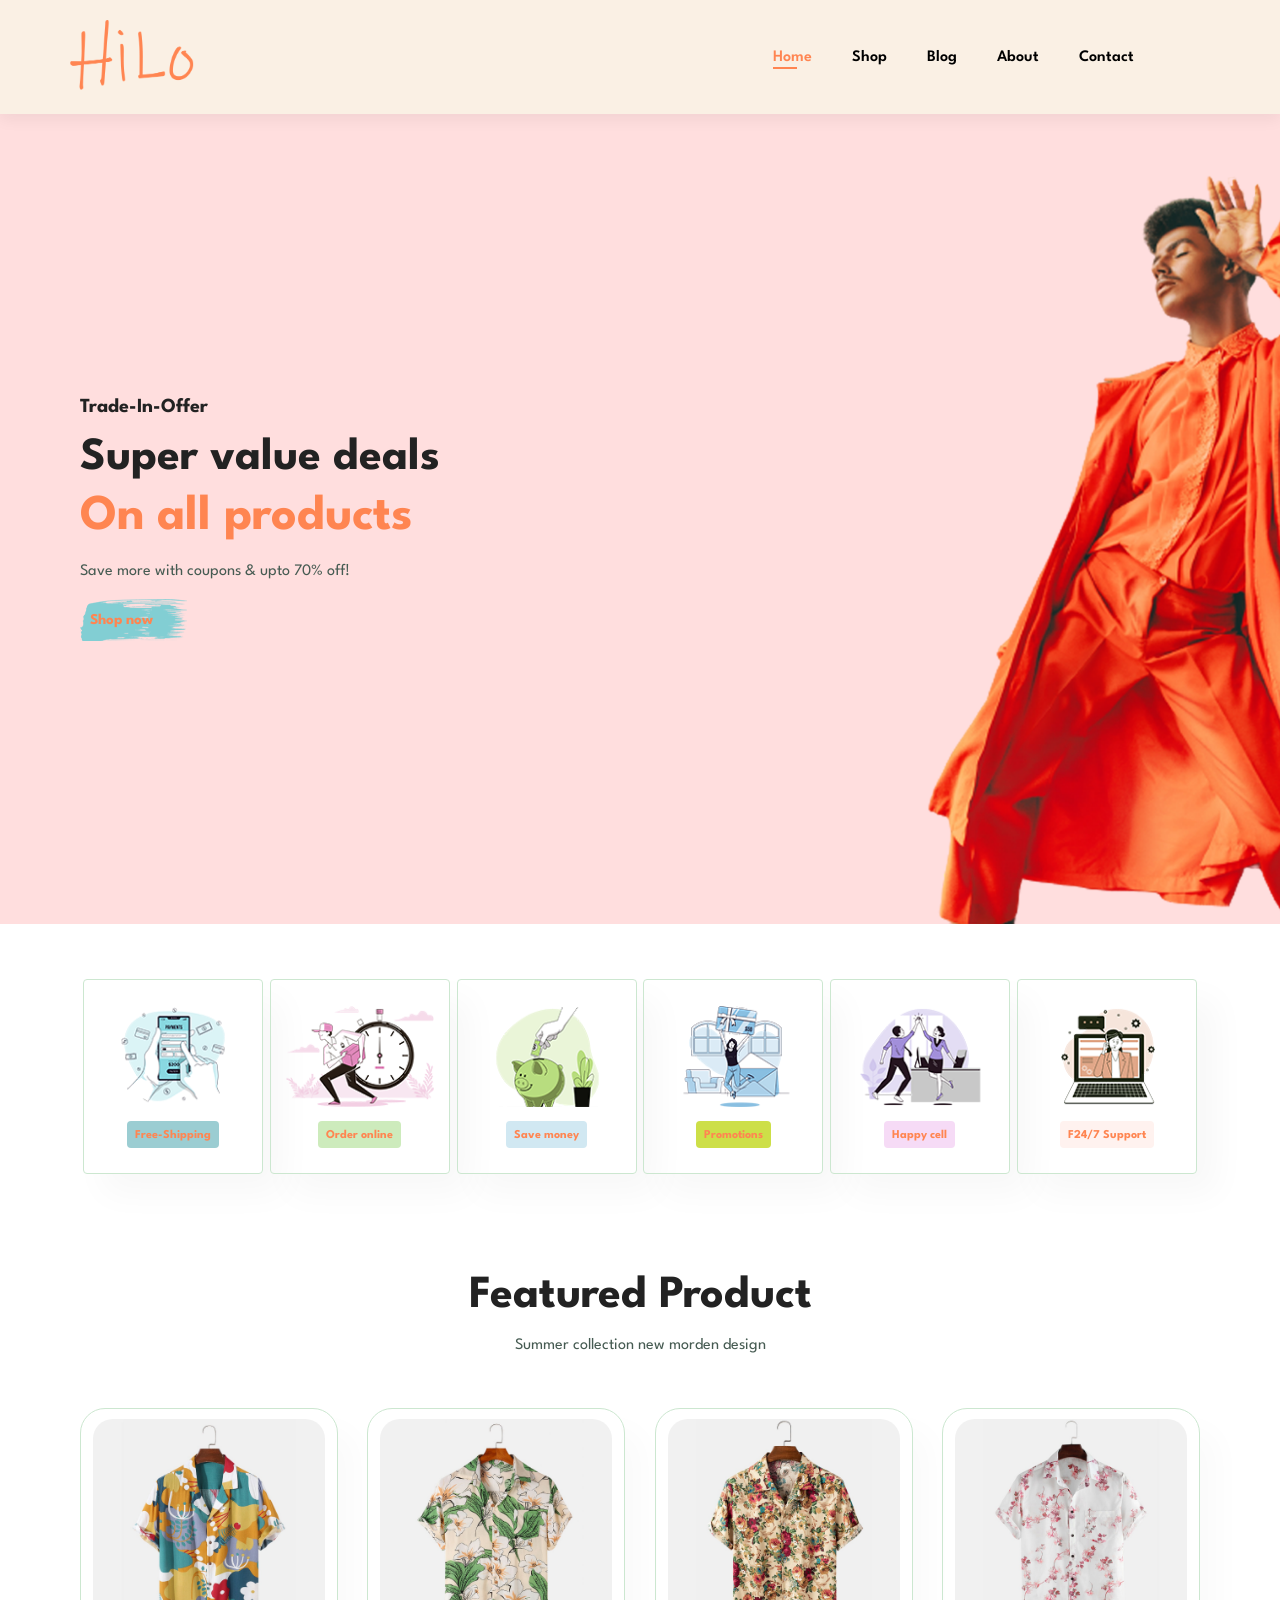
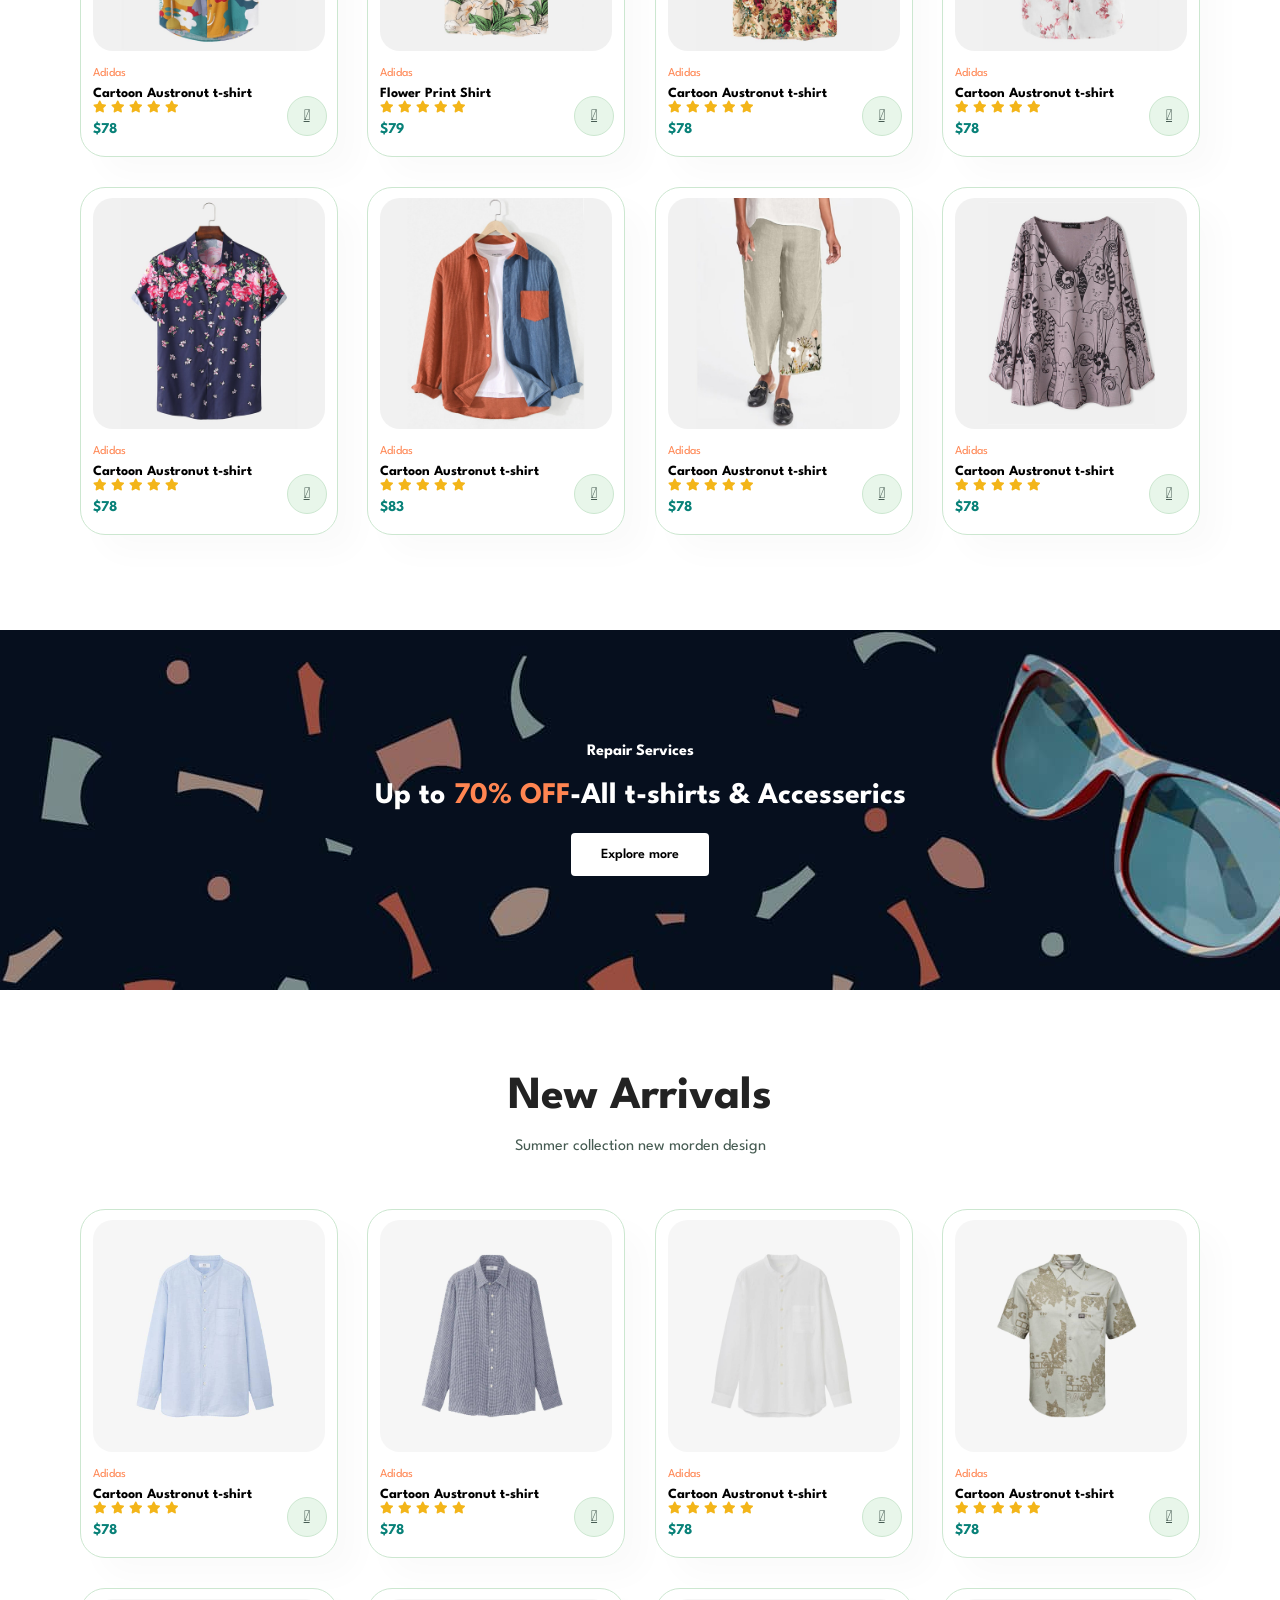
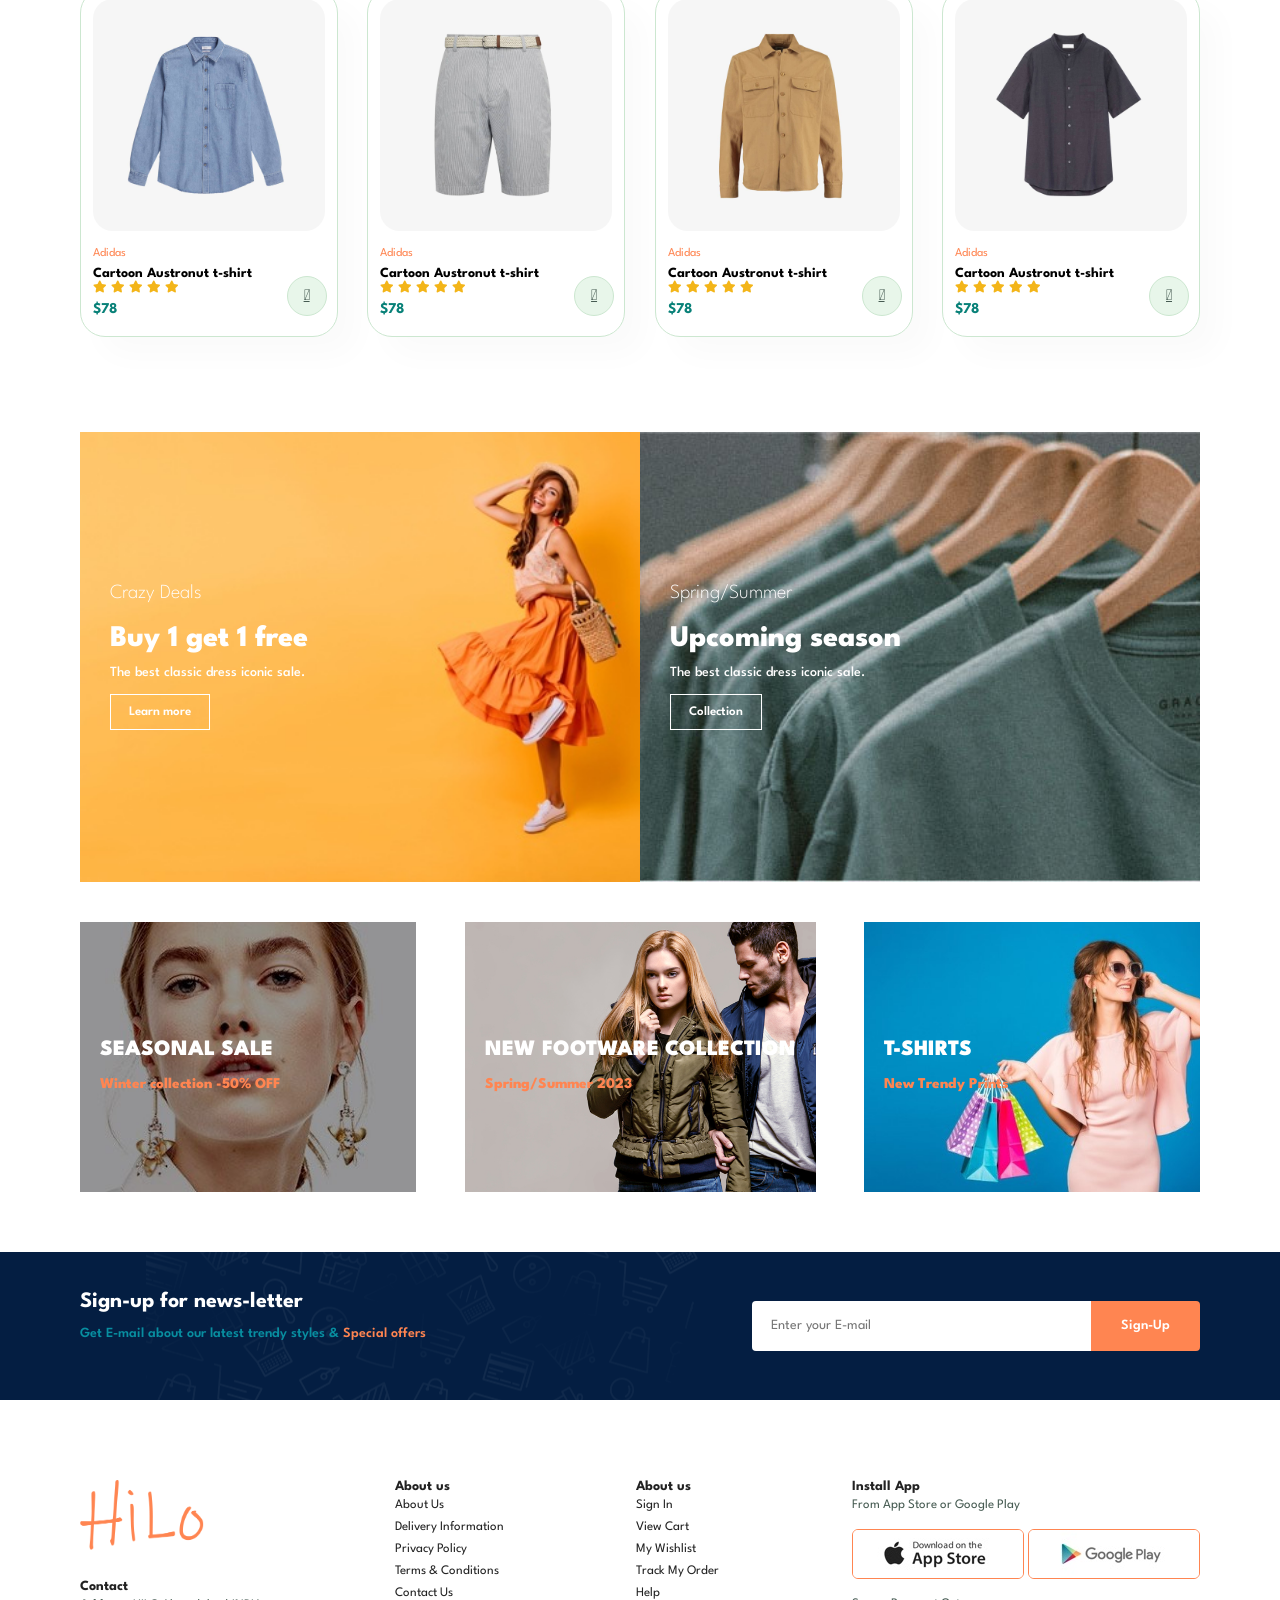
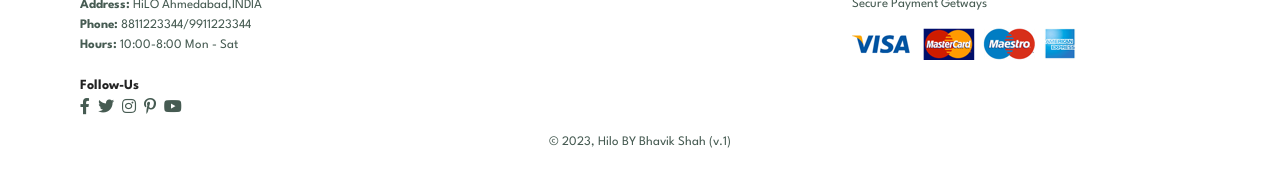
<file: index.html>
<!DOCTYPE html>
<html lang="en">
  <head>
    <meta charset="UTF-8" />
    <meta name="viewport" content="width=device-width, initial-scale=1.0" />
    <title>HiLo</title>
    <link rel="stylesheet" href="style.css" />
    <link
      rel="stylesheet"
      href="https://pro.fontawesome.com/releases/v5.10.0/css/all.css"
    />
  </head>
  <body>
    <section id="header">
      <a href="#"><img src="img/logo.png" alt="logo" class="logo" /></a>
      <div>
        <ul id="nav">
          <li><a class="active" href="index.html">Home</a></li>
          <li><a href="shop.html">Shop</a></li>
          <li><a href="blog.html">Blog</a></li>
          <li><a href="about.html">About</a></li>
          <li><a href="contact.html">Contact</a></li>
          <li id="lgBag">
            <a href="cart.html"><i class="far fa-shopping-bag"></i></a>
          </li>
          <a href="#" id="close"><i class="far fa-times"></i></a>
        </ul>
      </div>
      <div id="mobile">
        <i id="bar" class="fas fa-outdent"></i>
        <a href="cart.html"><i class="far fa-shopping-bag"></i></a>
      </div>
    </section>

    <section id="hero">
      <h4>Trade-In-Offer</h4>
      <h2>Super value deals</h2>
      <h1>On all products</h1>
      <p>Save more with coupons & upto 70% off!</p>
      <button>Shop now</button>
    </section>

    <section id="feature" class="section-p1">
      <div class="fe-box">
        <img src="img/features/f1.png" alt="free shiping" />
        <h6>Free-Shipping</h6>
      </div>
      <div class="fe-box">
        <img src="img/features/f2.png" alt="order online" />
        <h6>Order online</h6>
      </div>
      <div class="fe-box">
        <img src="img/features/f3.png" alt="Save money" />
        <h6>Save money</h6>
      </div>
      <div class="fe-box">
        <img src="img/features/f4.png" alt="Promotions" />
        <h6>Promotions</h6>
      </div>
      <div class="fe-box">
        <img src="img/features/f5.png" alt="happy cell" />
        <h6>Happy cell</h6>
      </div>
      <div class="fe-box">
        <img src="img/features/f6.png" alt="f24/7 support" />
        <h6>F24/7 Support</h6>
      </div>
    </section>

    <section id="product-1" class="section-p1">
      <h2>Featured Product</h2>
      <p>Summer collection new morden design</p>
      <div class="pro-cointainer">
        <div class="pro">
          <img src="img/products/f1.jpg" alt="f1" />
          <div class="des">
            <span>Adidas</span>
            <h5>Cartoon Austronut t-shirt</h5>
            <div class="Star">
              <i class="fas fa-star"></i>
              <i class="fas fa-star"></i>
              <i class="fas fa-star"></i>
              <i class="fas fa-star"></i>
              <i class="fas fa-star"></i>
            </div>
            <h4>$78</h4>
          </div>
          <a href="#" class="fal fa-shopping-cart cart"></a>
        </div>
        <div class="pro">
          <img src="img/products/f2.jpg" alt="f2" />
          <div class="des">
            <span>Adidas</span>
            <h5>Flower Print Shirt</h5>
            <div class="Star">
              <i class="fas fa-star"></i>
              <i class="fas fa-star"></i>
              <i class="fas fa-star"></i>
              <i class="fas fa-star"></i>
              <i class="fas fa-star"></i>
            </div>
            <h4>$79</h4>
          </div>
          <a href="#" class="fal fa-shopping-cart cart"></a>
        </div>
        <div class="pro">
          <img src="img/products/f3.jpg" alt="f3" />
          <div class="des">
            <span>Adidas</span>
            <h5>Cartoon Austronut t-shirt</h5>
            <div class="Star">
              <i class="fas fa-star"></i>
              <i class="fas fa-star"></i>
              <i class="fas fa-star"></i>
              <i class="fas fa-star"></i>
              <i class="fas fa-star"></i>
            </div>
            <h4>$78</h4>
          </div>
          <a href="#" class="fal fa-shopping-cart cart"></a>
        </div>
        <div class="pro">
          <img src="img/products/f4.jpg" alt="f4" />
          <div class="des">
            <span>Adidas</span>
            <h5>Cartoon Austronut t-shirt</h5>
            <div class="Star">
              <i class="fas fa-star"></i>
              <i class="fas fa-star"></i>
              <i class="fas fa-star"></i>
              <i class="fas fa-star"></i>
              <i class="fas fa-star"></i>
            </div>
            <h4>$78</h4>
          </div>
          <a href="#" class="fal fa-shopping-cart cart"></a>
        </div>
        <div class="pro">
          <img src="img/products/f5.jpg" alt="f5" />
          <div class="des">
            <span>Adidas</span>
            <h5>Cartoon Austronut t-shirt</h5>
            <div class="Star">
              <i class="fas fa-star"></i>
              <i class="fas fa-star"></i>
              <i class="fas fa-star"></i>
              <i class="fas fa-star"></i>
              <i class="fas fa-star"></i>
            </div>
            <h4>$78</h4>
          </div>
          <a href="#" class="fal fa-shopping-cart cart"></a>
        </div>
        <div class="pro">
          <img src="img/products/f6.jpg" alt="f6" />
          <div class="des">
            <span>Adidas</span>
            <h5>Cartoon Austronut t-shirt</h5>
            <div class="Star">
              <i class="fas fa-star"></i>
              <i class="fas fa-star"></i>
              <i class="fas fa-star"></i>
              <i class="fas fa-star"></i>
              <i class="fas fa-star"></i>
            </div>
            <h4>$83</h4>
          </div>
          <a href="#" class="fal fa-shopping-cart cart"></a>
        </div>
        <div class="pro">
          <img src="img/products/f7.jpg" alt="f7" />
          <div class="des">
            <span>Adidas</span>
            <h5>Cartoon Austronut t-shirt</h5>
            <div class="Star">
              <i class="fas fa-star"></i>
              <i class="fas fa-star"></i>
              <i class="fas fa-star"></i>
              <i class="fas fa-star"></i>
              <i class="fas fa-star"></i>
            </div>
            <h4>$78</h4>
          </div>
          <a href="#" class="fal fa-shopping-cart cart"></a>
        </div>
        <div class="pro">
          <img src="img/products/f8.jpg" alt="f8s" />
          <div class="des">
            <span>Adidas</span>
            <h5>Cartoon Austronut t-shirt</h5>
            <div class="Star">
              <i class="fas fa-star"></i>
              <i class="fas fa-star"></i>
              <i class="fas fa-star"></i>
              <i class="fas fa-star"></i>
              <i class="fas fa-star"></i>
            </div>
            <h4>$78</h4>
          </div>
          <a href="#" class="fal fa-shopping-cart cart"></a>
        </div>
      </div>
    </section>

    <section id="banner" class="section-m1">
      <h4>Repair Services</h4>
      <h2>Up to <span>70% OFF</span>-All t-shirts & Accesserics</h2>
      <button class="normal">Explore more</button>
    </section>

    <section id="product-1" class="section-p1">
      <h2>New Arrivals</h2>
      <p>Summer collection new morden design</p>
      <div class="pro-cointainer">
        <div class="pro">
          <img src="img/products/n1.jpg" alt="f1" />
          <div class="des">
            <span>Adidas</span>
            <h5>Cartoon Austronut t-shirt</h5>
            <div class="Star">
              <i class="fas fa-star"></i>
              <i class="fas fa-star"></i>
              <i class="fas fa-star"></i>
              <i class="fas fa-star"></i>
              <i class="fas fa-star"></i>
            </div>
            <h4>$78</h4>
          </div>
          <a href="#" class="fal fa-shopping-cart cart"></a>
        </div>
        <div class="pro">
          <img src="img/products/n2.jpg" alt="f2" />
          <div class="des">
            <span>Adidas</span>
            <h5>Cartoon Austronut t-shirt</h5>
            <div class="Star">
              <i class="fas fa-star"></i>
              <i class="fas fa-star"></i>
              <i class="fas fa-star"></i>
              <i class="fas fa-star"></i>
              <i class="fas fa-star"></i>
            </div>
            <h4>$78</h4>
          </div>
          <a href="#" class="fal fa-shopping-cart cart"></a>
        </div>
        <div class="pro">
          <img src="img/products/n3.jpg" alt="f3" />
          <div class="des">
            <span>Adidas</span>
            <h5>Cartoon Austronut t-shirt</h5>
            <div class="Star">
              <i class="fas fa-star"></i>
              <i class="fas fa-star"></i>
              <i class="fas fa-star"></i>
              <i class="fas fa-star"></i>
              <i class="fas fa-star"></i>
            </div>
            <h4>$78</h4>
          </div>
          <a href="#" class="fal fa-shopping-cart cart"></a>
        </div>
        <div class="pro">
          <img src="img/products/n4.jpg" alt="f4" />
          <div class="des">
            <span>Adidas</span>
            <h5>Cartoon Austronut t-shirt</h5>
            <div class="Star">
              <i class="fas fa-star"></i>
              <i class="fas fa-star"></i>
              <i class="fas fa-star"></i>
              <i class="fas fa-star"></i>
              <i class="fas fa-star"></i>
            </div>
            <h4>$78</h4>
          </div>
          <a href="#" class="fal fa-shopping-cart cart"></a>
        </div>
        <div class="pro">
          <img src="img/products/n5.jpg" alt="f5" />
          <div class="des">
            <span>Adidas</span>
            <h5>Cartoon Austronut t-shirt</h5>
            <div class="Star">
              <i class="fas fa-star"></i>
              <i class="fas fa-star"></i>
              <i class="fas fa-star"></i>
              <i class="fas fa-star"></i>
              <i class="fas fa-star"></i>
            </div>
            <h4>$78</h4>
          </div>
          <a href="#" class="fal fa-shopping-cart cart"></a>
        </div>
        <div class="pro">
          <img src="img/products/n6.jpg" alt="f6" />
          <div class="des">
            <span>Adidas</span>
            <h5>Cartoon Austronut t-shirt</h5>
            <div class="Star">
              <i class="fas fa-star"></i>
              <i class="fas fa-star"></i>
              <i class="fas fa-star"></i>
              <i class="fas fa-star"></i>
              <i class="fas fa-star"></i>
            </div>
            <h4>$78</h4>
          </div>
          <a href="#" class="fal fa-shopping-cart cart"></a>
        </div>
        <div class="pro">
          <img src="img/products/n7.jpg" alt="f7" />
          <div class="des">
            <span>Adidas</span>
            <h5>Cartoon Austronut t-shirt</h5>
            <div class="Star">
              <i class="fas fa-star"></i>
              <i class="fas fa-star"></i>
              <i class="fas fa-star"></i>
              <i class="fas fa-star"></i>
              <i class="fas fa-star"></i>
            </div>
            <h4>$78</h4>
          </div>
          <a href="#" class="fal fa-shopping-cart cart"></a>
        </div>
        <div class="pro">
          <img src="img/products/n8.jpg" alt="f8s" />
          <div class="des">
            <span>Adidas</span>
            <h5>Cartoon Austronut t-shirt</h5>
            <div class="Star">
              <i class="fas fa-star"></i>
              <i class="fas fa-star"></i>
              <i class="fas fa-star"></i>
              <i class="fas fa-star"></i>
              <i class="fas fa-star"></i>
            </div>
            <h4>$78</h4>
          </div>
          <a href="#" class="fal fa-shopping-cart cart"></a>
        </div>
      </div>
    </section>

    <section id="sm-banner" class="section-p1">
      <div class="banner-box">
        <h4>Crazy Deals</h4>
        <h2>Buy 1 get 1 free</h2>
        <span>The best classic dress iconic sale.</span>
        <button class="white">Learn more</button>
      </div>
      <div class="banner-box banner-box2">
        <h4>Spring/Summer</h4>
        <h2>Upcoming season</h2>
        <span>The best classic dress iconic sale.</span>
        <button class="white">Collection</button>
      </div>
    </section>

    <section id="banner3">
      <div class="banner-box">
        <h2>SEASONAL SALE</h2>
        <h3>Winter collection -50% OFF</h3>
      </div>
      <div class="banner-box banner-box2">
        <h2>NEW FOOTWARE COLLECTION</h2>
        <h3>Spring/Summer 2023</h3>
      </div>
      <div class="banner-box banner-box3">
        <h2>T-SHIRTS</h2>
        <h3>New Trendy Prints</h3>
      </div>
    </section>

    <section id="newsletter" class="section-p1 section-m1">
      <div class="newstext">
        <h4>Sign-up for news-letter</h4>
        <p>
          Get E-mail about our latest trendy styles &
          <span>Special offers</span>
        </p>
      </div>
      <div class="form">
        <input type="text" placeholder="Enter your E-mail" />
        <button class="normal">Sign-Up</button>
      </div>
    </section>

    <footer class="section-p1">
      <div class="col">
        <img src="img/logo.png" alt="logo" class="logo logoFooter" />
        <h4>Contact</h4>
        <p><strong>Address:</strong> HiLO Ahmedabad,INDIA</p>
        <p><strong>Phone:</strong> 8811223344/9911223344</p>
        <p><strong>Hours:</strong> 10:00-8:00 Mon - Sat</p>
        <div class="follow">
          <h4>Follow-Us</h4>
          <div class="icon fo">
            <i class="fab fa-facebook-f"></i>
            <i class="fab fa-twitter"></i>
            <i class="fab fa-instagram"></i>
            <i class="fab fa-pinterest-p"></i>
            <i class="fab fa-youtube"></i>
          </div>
        </div>
      </div>
      <div class="col">
        <h4>About us</h4>
        <a href="#">About Us</a>
        <a href="#">Delivery Information</a>
        <a href="#">Privacy Policy</a>
        <a href="#">Terms & Conditions</a>
        <a href="#">Contact Us</a>
      </div>
      <div class="col">
        <h4>About us</h4>
        <a href="#">Sign In</a>
        <a href="#">View Cart</a>
        <a href="#">My Wishlist</a>
        <a href="#">Track My Order</a>
        <a href="#">Help</a>
      </div>

      <div class="col install">
        <h4>Install App</h4>
        <p>From App Store or Google Play</p>
        <div class="row">
          <img src="img/pay/app.jpg" alt="" />
          <img src="img/pay/play.jpg" alt="" />
        </div>
        <p>Secure Payment Getways</p>
        <img src="img/pay/pay.png" alt="" />
      </div>

      <div class="copyright">
        <p>© 2023, Hilo BY Bhavik Shah (v.1)</p>
      </div>
    </footer>

    <script src="script.js"></script>
  </body>
</html>
</file>
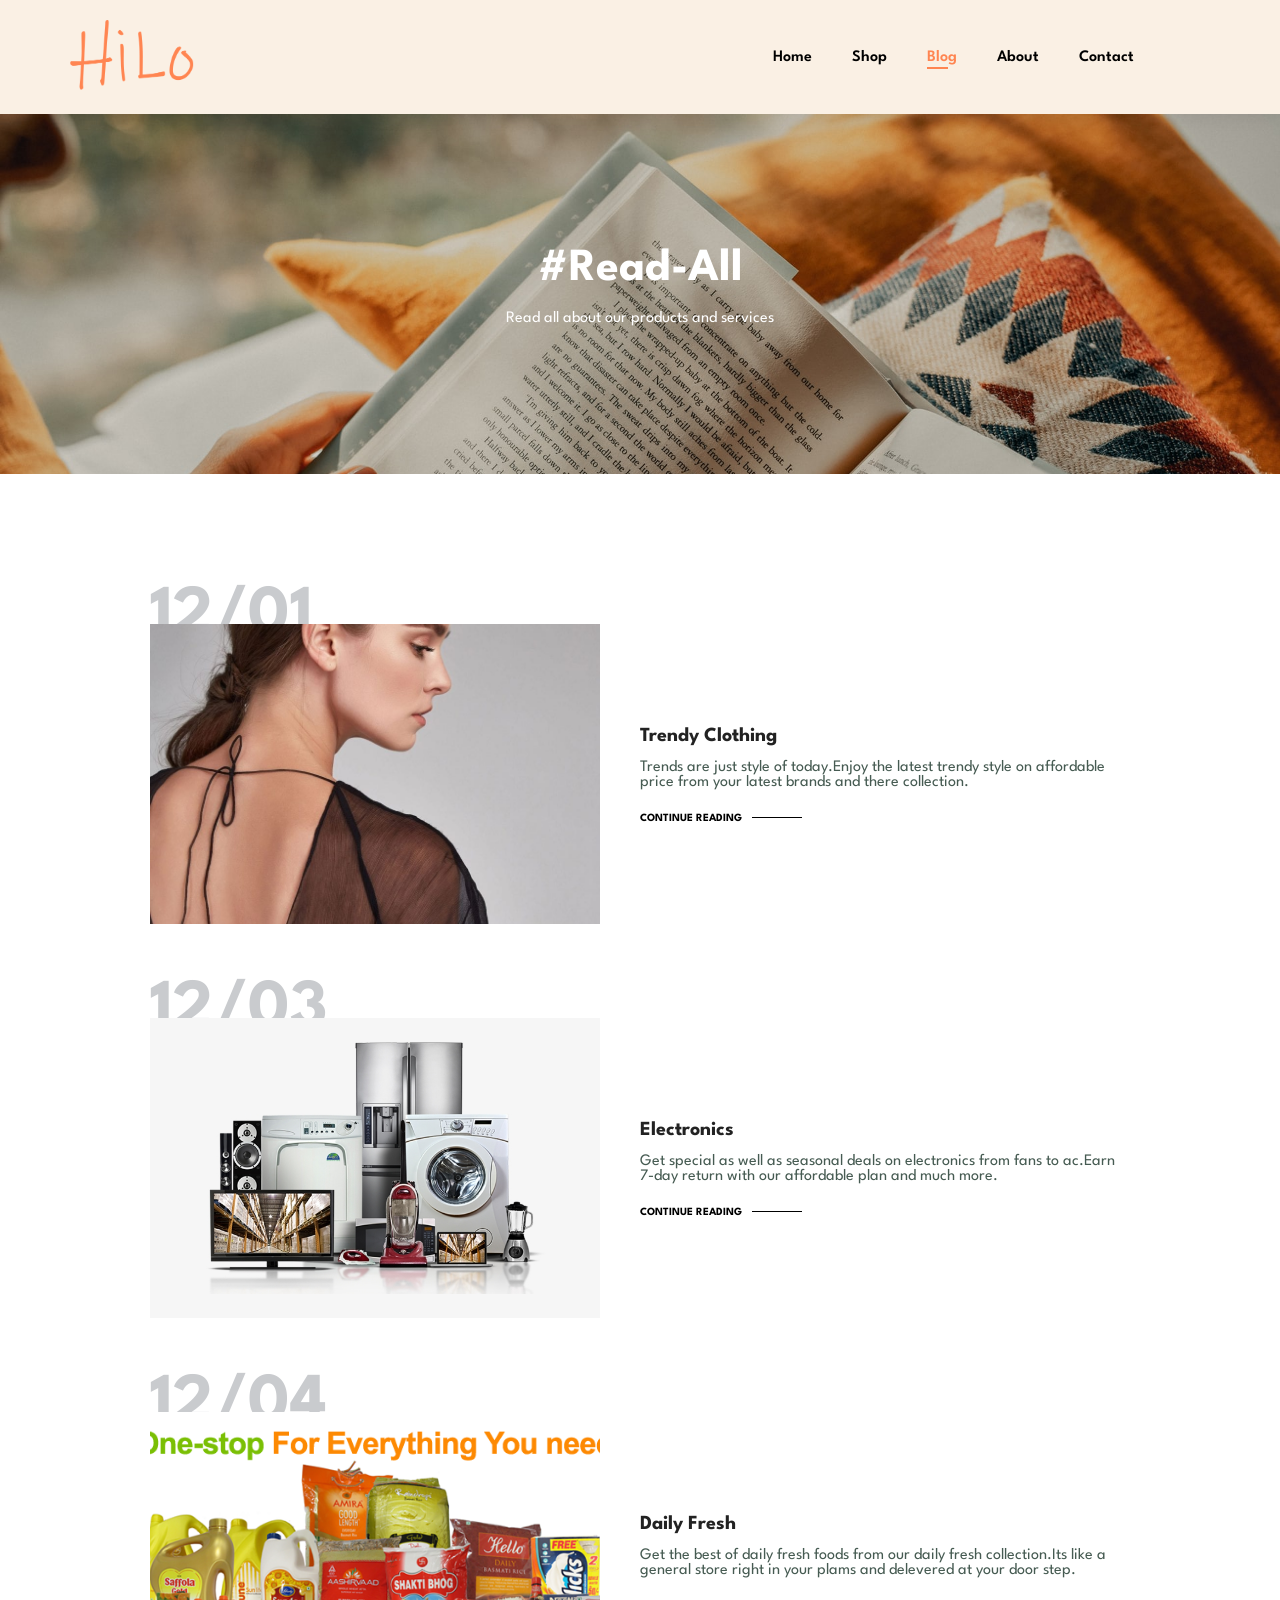
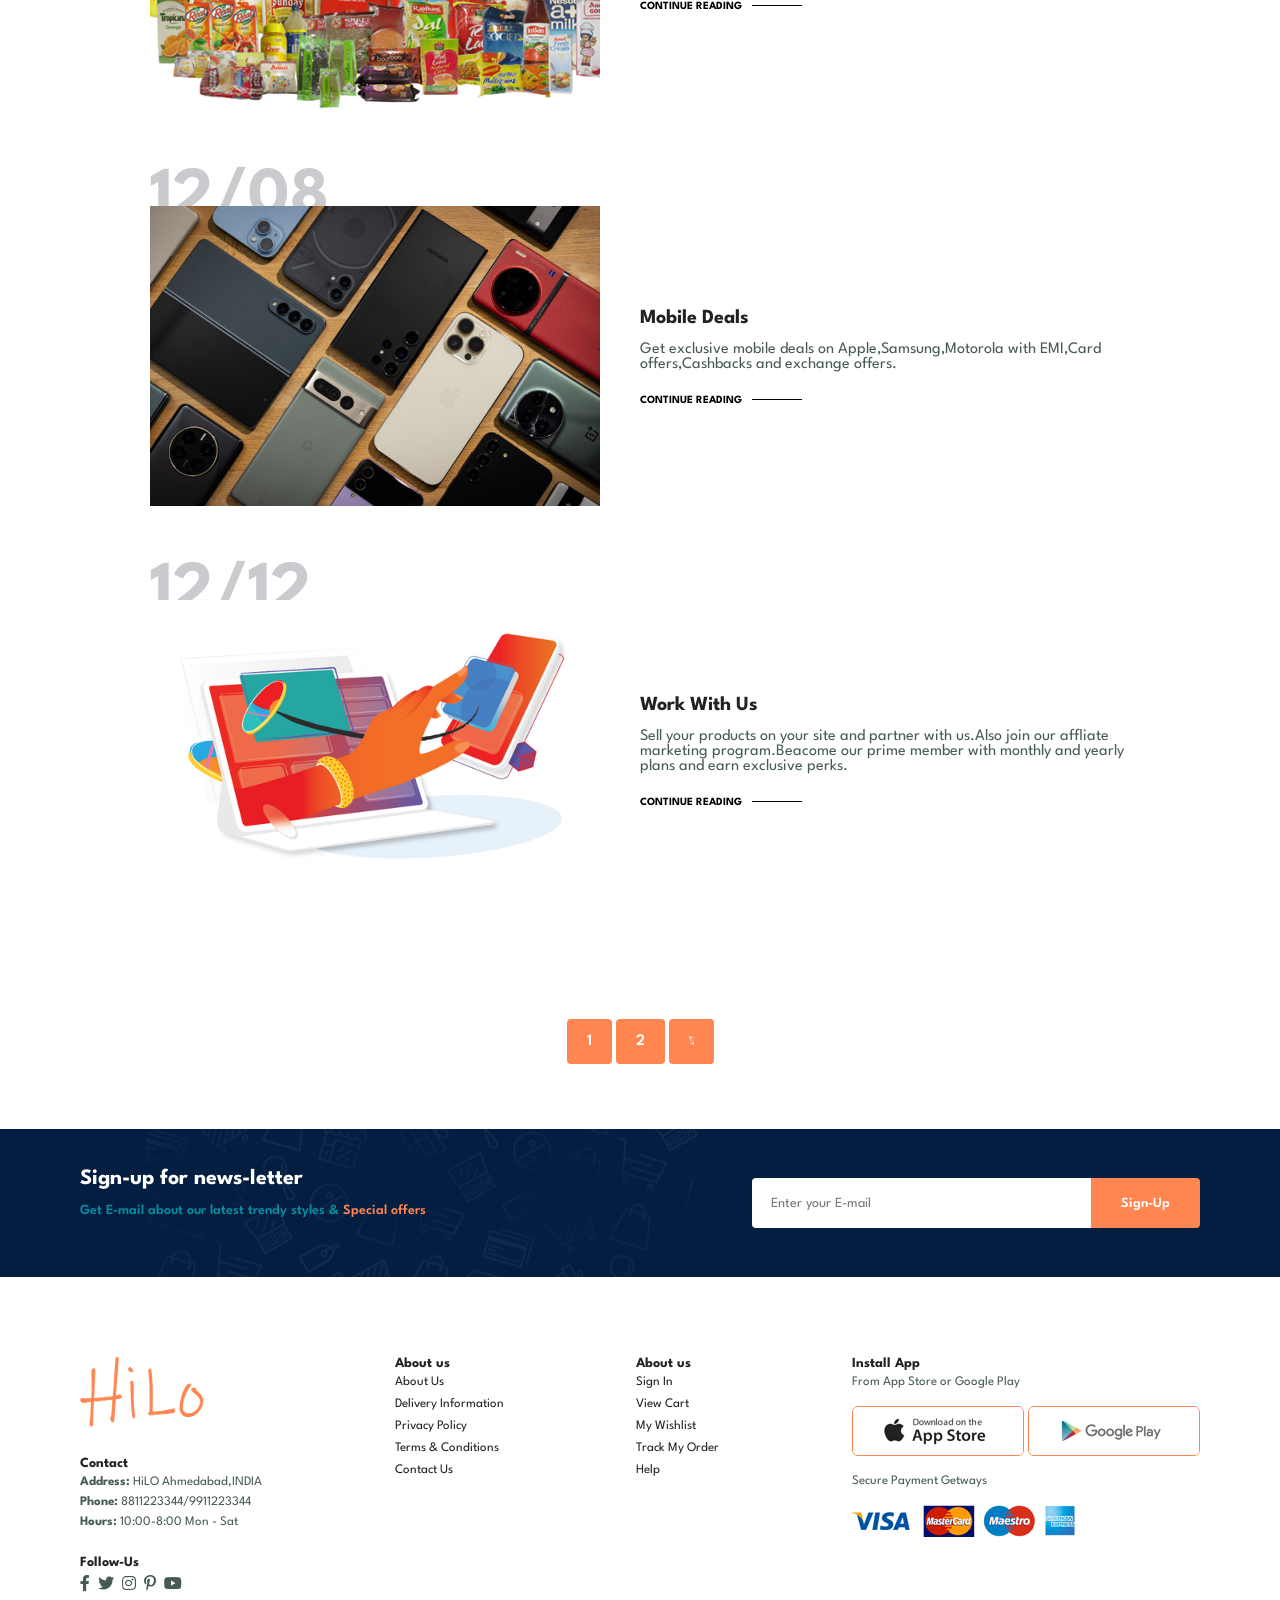
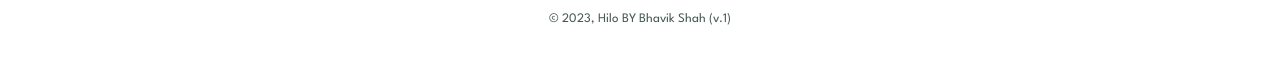
<file: blog.html>
<!DOCTYPE html>
<html lang="en">
  <head>
    <meta charset="UTF-8" />
    <meta name="viewport" content="width=device-width, initial-scale=1.0" />
    <title>HiLo</title>
    <link rel="stylesheet" href="style.css" />
    <link
      rel="stylesheet"
      href="https://pro.fontawesome.com/releases/v5.10.0/css/all.css"
    />
  </head>
  <body>
    <section id="header">
      <a href="#"><img src="img/logo.png" alt="logo" class="logo" /></a>
      <div>
        <ul id="nav">
          <li><a href="index.html">Home</a></li>
          <li><a href="shop.html">Shop</a></li>
          <li><a class="active" href="blog.html">Blog</a></li>
          <li><a href="about.html">About</a></li>
          <li><a href="contact.html">Contact</a></li>
          <li id="lgBag">
            <a href="cart.html"><i class="far fa-shopping-bag"></i></a>
          </li>
          <a href="#" id="close"><i class="far fa-times"></i></a>
        </ul>
      </div>
      <div id="mobile">
        <i id="bar" class="fas fa-outdent"></i>
        <a href="cart.html"><i class="far fa-shopping-bag"></i></a>
      </div>
    </section>

    <section id="shopHeader" class="blogHeader">
      <h2>#Read-All</h2>
      <p>Read all about our products and services</p>
    </section>

    <section id="blog">
      <div class="blogBox">
        <div class="blogImg">
          <img src="img/blog/b1.jpg" alt="" />
        </div>
        <div class="blogDet">
          <h4>Trendy Clothing</h4>
          <p>
            Trends are just style of today.Enjoy the latest trendy style on
            affordable price from your latest brands and there collection.
          </p>
          <a href="#">CONTINUE READING</a>
        </div>
        <h1>12/01</h1>
      </div>
      <div class="blogBox">
        <div class="blogImg">
          <img src="img/blog/p6.png" alt="" />
        </div>
        <div class="blogDet">
          <h4>Electronics</h4>
          <p>
            Get special as well as seasonal deals on electronics from fans to
            ac.Earn 7-day return with our affordable plan and much more.
          </p>
          <a href="#">CONTINUE READING</a>
        </div>
        <h1>12/03</h1>
      </div>
      <div class="blogBox">
        <div class="blogImg">
          <img src="img/blog/p1.png" alt="" />
        </div>
        <div class="blogDet">
          <h4>Daily Fresh</h4>
          <p>
            Get the best of daily fresh foods from our daily fresh
            collection.Its like a general store right in your plams and
            delevered at your door step.
          </p>
          <a href="#">CONTINUE READING</a>
        </div>
        <h1>12/04</h1>
      </div>
      <div class="blogBox">
        <div class="blogImg">
          <img src="img/blog/p2.jpg" alt="" />
        </div>
        <div class="blogDet">
          <h4>Mobile Deals</h4>
          <p>
            Get exclusive mobile deals on Apple,Samsung,Motorola with EMI,Card
            offers,Cashbacks and exchange offers.
          </p>
          <a href="#">CONTINUE READING</a>
        </div>
        <h1>12/08</h1>
      </div>
      <div class="blogBox">
        <div class="blogImg">
          <img src="img/blog/p3.png" alt="" />
        </div>
        <div class="blogDet">
          <h4>Work With Us</h4>
          <p>
            Sell your products on your site and partner with us.Also join our
            affliate marketing program.Beacome our prime member with monthly and
            yearly plans and earn exclusive perks.
          </p>
          <a href="#">CONTINUE READING</a>
        </div>
        <h1>12/12</h1>
      </div>
    </section>

    <section id="pageNo" class="section-p1">
      <a href="#">1</a>
      <a href="#">2</a>
      <a href="#"><i class="fal fa-long-arrow-alt-right"></i></a>
    </section>

    <section id="newsletter" class="section-p1 section-m1">
      <div class="newstext">
        <h4>Sign-up for news-letter</h4>
        <p>
          Get E-mail about our latest trendy styles &
          <span>Special offers</span>
        </p>
      </div>
      <div class="form">
        <input type="text" placeholder="Enter your E-mail" />
        <button class="normal">Sign-Up</button>
      </div>
    </section>

    <footer class="section-p1">
      <div class="col">
        <img src="img/logo.png" alt="logo" class="logo logoFooter" />
        <h4>Contact</h4>
        <p><strong>Address:</strong> HiLO Ahmedabad,INDIA</p>
        <p><strong>Phone:</strong> 8811223344/9911223344</p>
        <p><strong>Hours:</strong> 10:00-8:00 Mon - Sat</p>
        <div class="follow">
          <h4>Follow-Us</h4>
          <div class="icon fo">
            <i class="fab fa-facebook-f"></i>
            <i class="fab fa-twitter"></i>
            <i class="fab fa-instagram"></i>
            <i class="fab fa-pinterest-p"></i>
            <i class="fab fa-youtube"></i>
          </div>
        </div>
      </div>
      <div class="col">
        <h4>About us</h4>
        <a href="#">About Us</a>
        <a href="#">Delivery Information</a>
        <a href="#">Privacy Policy</a>
        <a href="#">Terms & Conditions</a>
        <a href="#">Contact Us</a>
      </div>
      <div class="col">
        <h4>About us</h4>
        <a href="#">Sign In</a>
        <a href="#">View Cart</a>
        <a href="#">My Wishlist</a>
        <a href="#">Track My Order</a>
        <a href="#">Help</a>
      </div>

      <div class="col install">
        <h4>Install App</h4>
        <p>From App Store or Google Play</p>
        <div class="row">
          <img src="img/pay/app.jpg" alt="" />
          <img src="img/pay/play.jpg" alt="" />
        </div>
        <p>Secure Payment Getways</p>
        <img src="img/pay/pay.png" alt="" />
      </div>

      <div class="copyright">
        <p>© 2023, Hilo BY Bhavik Shah (v.1)</p>
      </div>
    </footer>

    <script src="script.js"></script>
  </body>
</html>
</file>
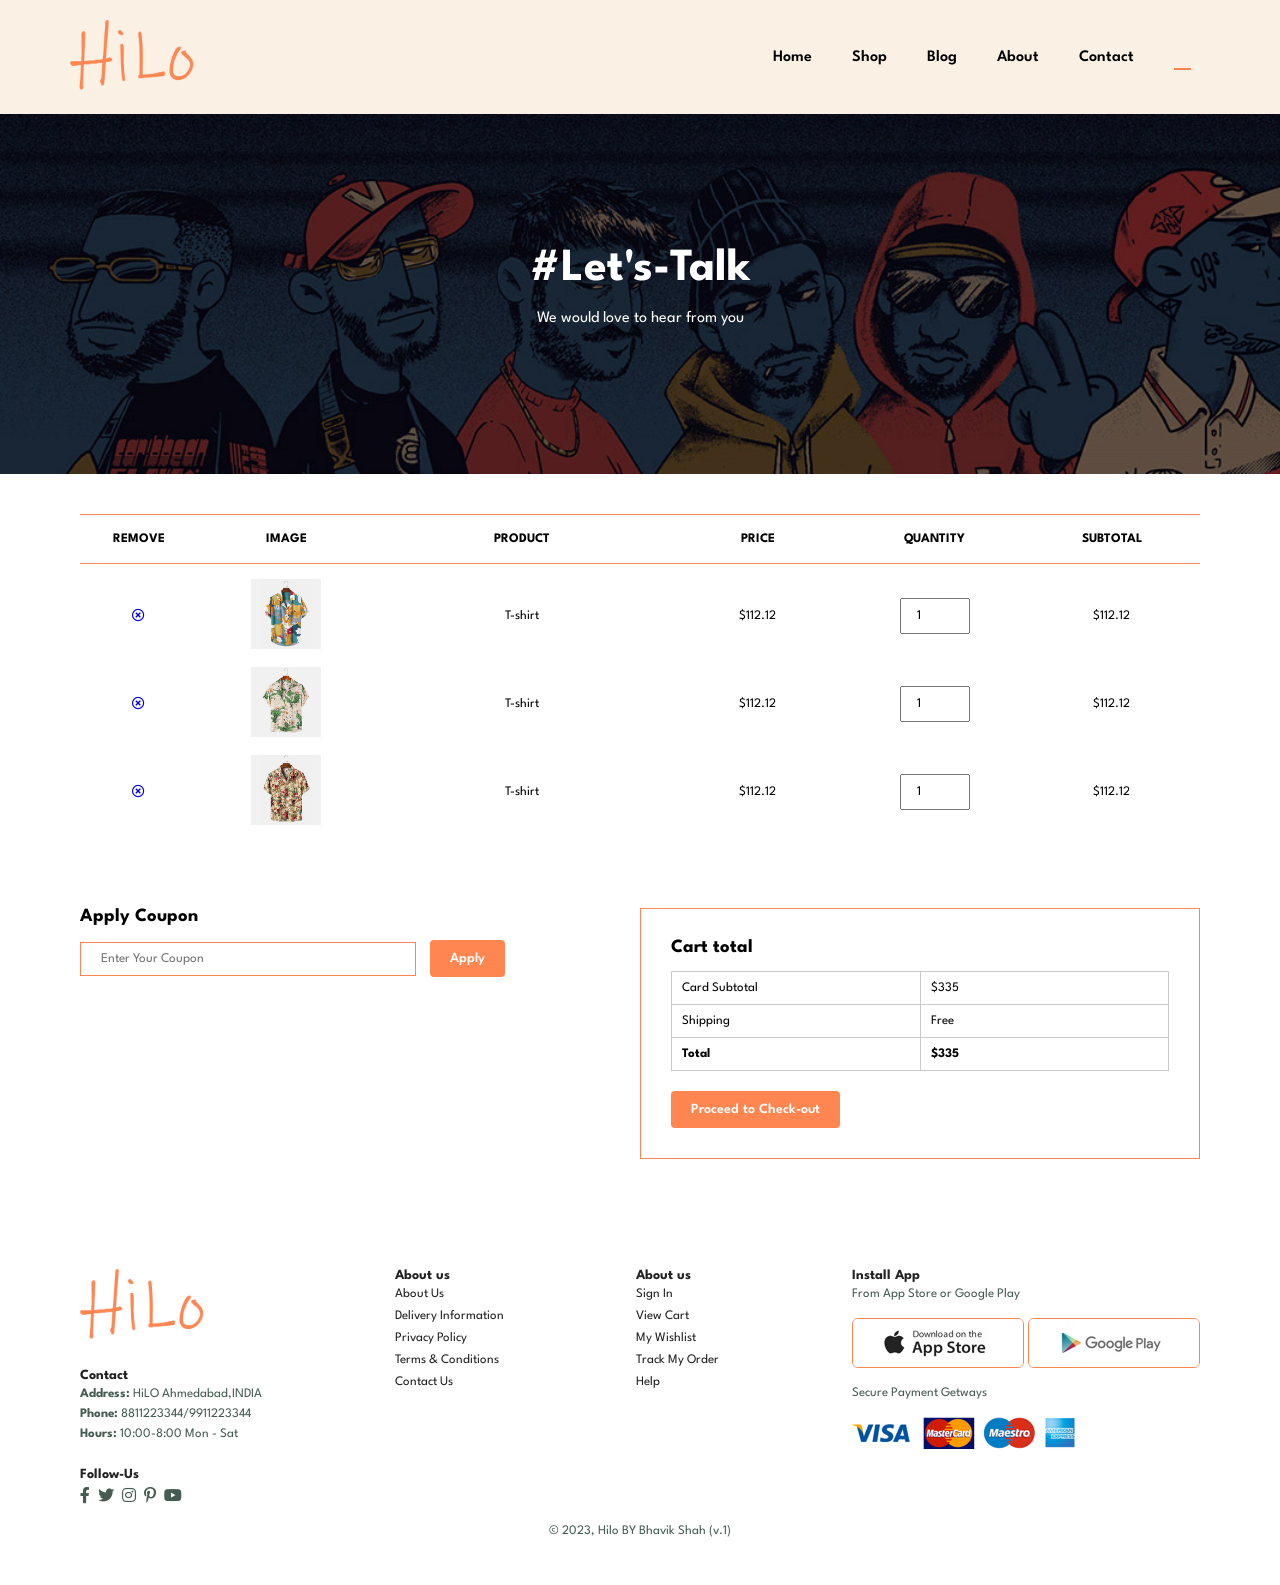
<file: cart.html>
<!DOCTYPE html>
<html lang="en">
  <head>
    <meta charset="UTF-8" />
    <meta name="viewport" content="width=device-width, initial-scale=1.0" />
    <title>HiLo</title>
    <link rel="stylesheet" href="style.css" />
    <link
      rel="stylesheet"
      href="https://pro.fontawesome.com/releases/v5.10.0/css/all.css"
    />
  </head>
  <body>
    <section id="header">
      <a href="#"><img src="img/logo.png" alt="logo" class="logo" /></a>
      <div>
        <ul id="nav">
          <li><a href="index.html">Home</a></li>
          <li><a href="shop.html">Shop</a></li>
          <li><a href="blog.html">Blog</a></li>
          <li><a href="about.html">About</a></li>
          <li><a href="contact.html">Contact</a></li>
          <li id="lgBag">
            <a class="active" href="cart.html"
              ><i class="far fa-shopping-bag"></i
            ></a>
          </li>
          <a href="#" id="close"><i class="far fa-times"></i></a>
        </ul>
      </div>
      <div id="mobile">
        <i id="bar" class="fas fa-outdent"></i>
        <a href="cart.html"><i class="far fa-shopping-bag"></i></a>
      </div>
    </section>

    <section id="shopHeader" class="cartHeader">
      <h2>#Let's-Talk</h2>
      <p>We would love to hear from you</p>
    </section>

    <section id="cart" class="section-p1">
      <table width="100%">
        <thead>
          <tr>
            <td>Remove</td>
            <td>Image</td>
            <td>Product</td>
            <td>Price</td>
            <td>Quantity</td>
            <td>Subtotal</td>
          </tr>
        </thead>
        <tbody>
          <tr>
            <td>
              <a href="#"><i class="far fa-times-circle"></i></a>
            </td>
            <td><img src="img/products/f1.jpg" alt="" /></td>
            <td>T-shirt</td>
            <td>$112.12</td>
            <td><input type="number" value="1" /></td>
            <td>$112.12</td>
          </tr>
          <tr>
            <td>
              <a href="#"><i class="far fa-times-circle"></i></a>
            </td>
            <td><img src="img/products/f2.jpg" alt="" /></td>
            <td>T-shirt</td>
            <td>$112.12</td>
            <td><input type="number" value="1" /></td>
            <td>$112.12</td>
          </tr>
          <tr>
            <td>
              <a href="#"><i class="far fa-times-circle"></i></a>
            </td>
            <td><img src="img/products/f3.jpg" alt="" /></td>
            <td>T-shirt</td>
            <td>$112.12</td>
            <td><input type="number" value="1" /></td>
            <td>$112.12</td>
          </tr>
        </tbody>
      </table>
    </section>

    <section id="cartApply" class="section-p1">
      <div id="coupon">
        <h3>Apply Coupon</h3>
        <div>
          <input type="text" placeholder="Enter Your Coupon" />
          <button class="normal">Apply</button>
        </div>
      </div>

      <div id="subTotal">
        <h3>Cart total</h3>
        <table>
          <tr>
            <td>Card Subtotal</td>
            <td>$335</td>
          </tr>
          <tr>
            <td>Shipping</td>
            <td>Free</td>
          </tr>
          <tr>
            <td><strong>Total</strong></td>
            <td><strong>$335</strong></td>
          </tr>
        </table>
        <button class="normal">Proceed to Check-out</button>
      </div>
    </section>

    <footer class="section-p1">
      <div class="col">
        <img src="img/logo.png" alt="logo" class="logo logoFooter" />
        <h4>Contact</h4>
        <p><strong>Address:</strong> HiLO Ahmedabad,INDIA</p>
        <p><strong>Phone:</strong> 8811223344/9911223344</p>
        <p><strong>Hours:</strong> 10:00-8:00 Mon - Sat</p>
        <div class="follow">
          <h4>Follow-Us</h4>
          <div class="icon fo">
            <i class="fab fa-facebook-f"></i>
            <i class="fab fa-twitter"></i>
            <i class="fab fa-instagram"></i>
            <i class="fab fa-pinterest-p"></i>
            <i class="fab fa-youtube"></i>
          </div>
        </div>
      </div>
      <div class="col">
        <h4>About us</h4>
        <a href="#">About Us</a>
        <a href="#">Delivery Information</a>
        <a href="#">Privacy Policy</a>
        <a href="#">Terms & Conditions</a>
        <a href="#">Contact Us</a>
      </div>
      <div class="col">
        <h4>About us</h4>
        <a href="#">Sign In</a>
        <a href="#">View Cart</a>
        <a href="#">My Wishlist</a>
        <a href="#">Track My Order</a>
        <a href="#">Help</a>
      </div>

      <div class="col install">
        <h4>Install App</h4>
        <p>From App Store or Google Play</p>
        <div class="row">
          <img src="img/pay/app.jpg" alt="" />
          <img src="img/pay/play.jpg" alt="" />
        </div>
        <p>Secure Payment Getways</p>
        <img src="img/pay/pay.png" alt="" />
      </div>

      <div class="copyright">
        <p>© 2023, Hilo BY Bhavik Shah (v.1)</p>
      </div>
    </footer>

    <script src="script.js"></script>
  </body>
</html>
</file>
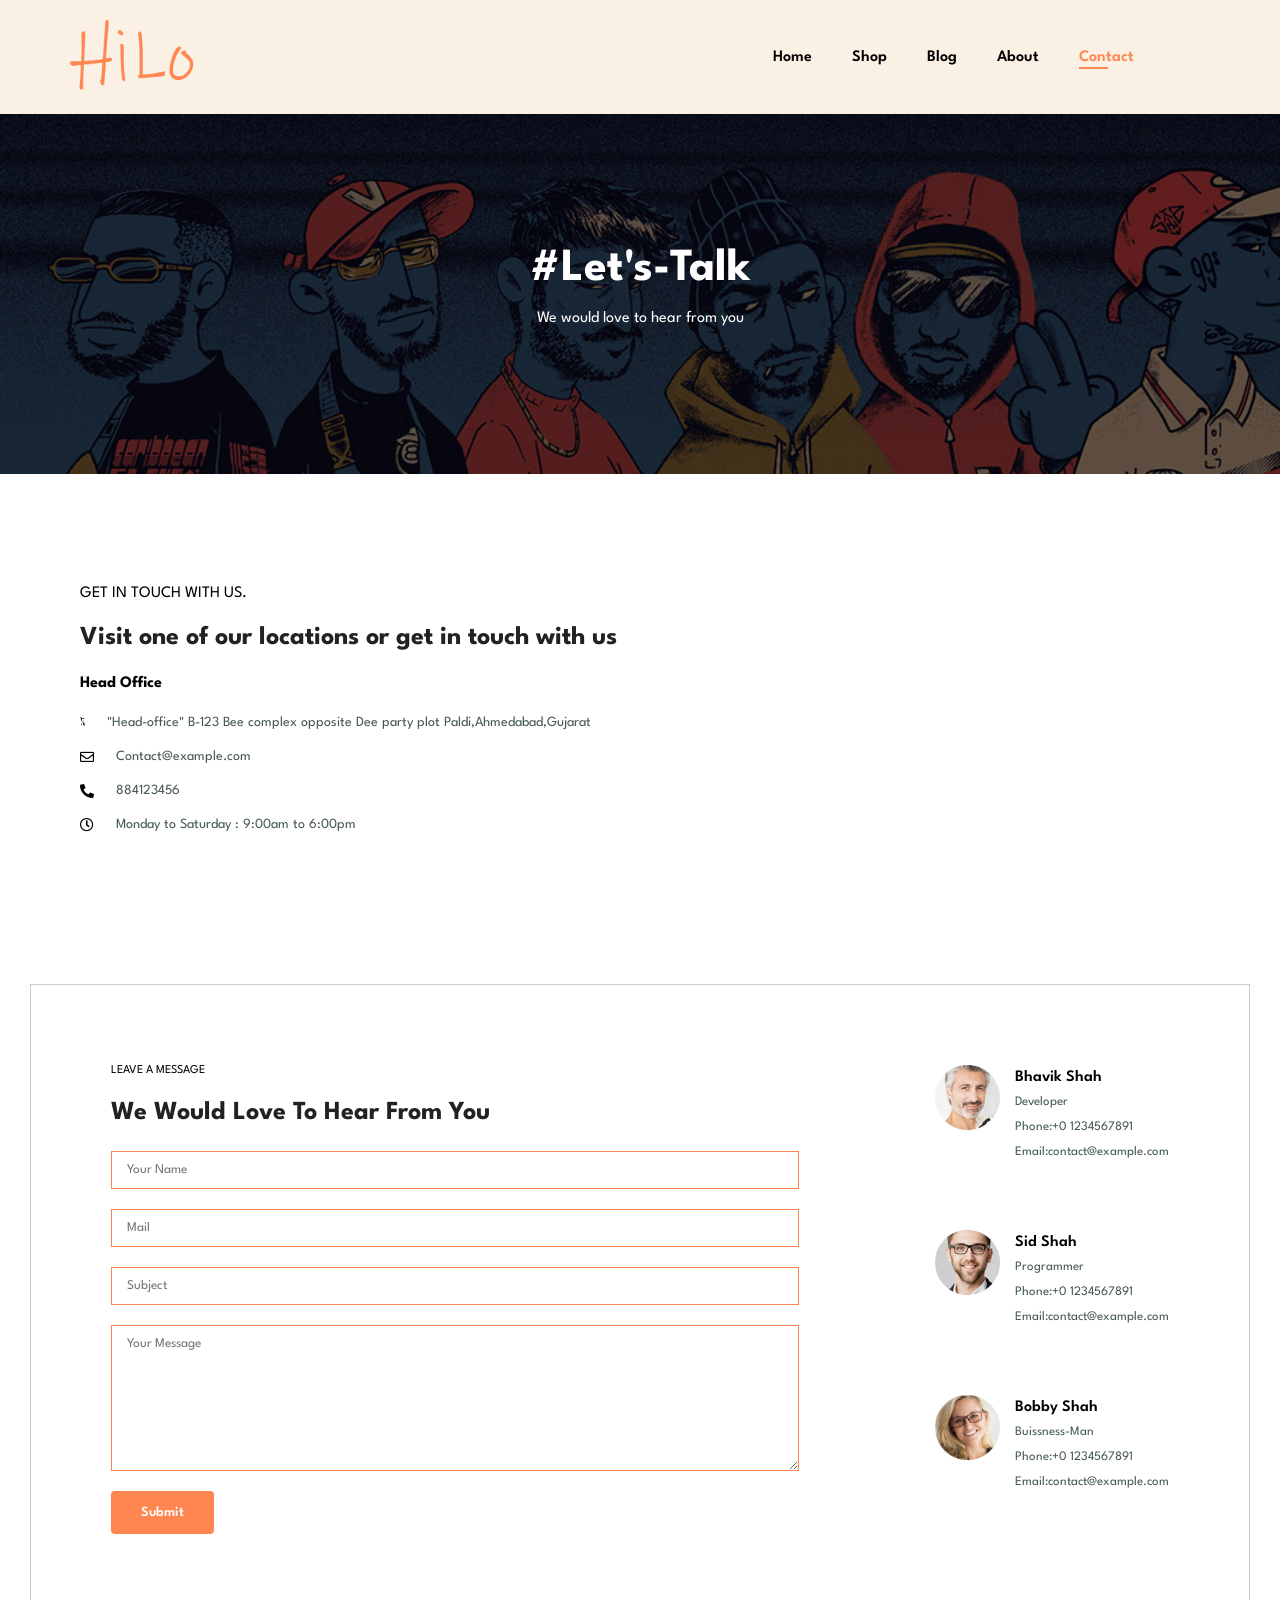
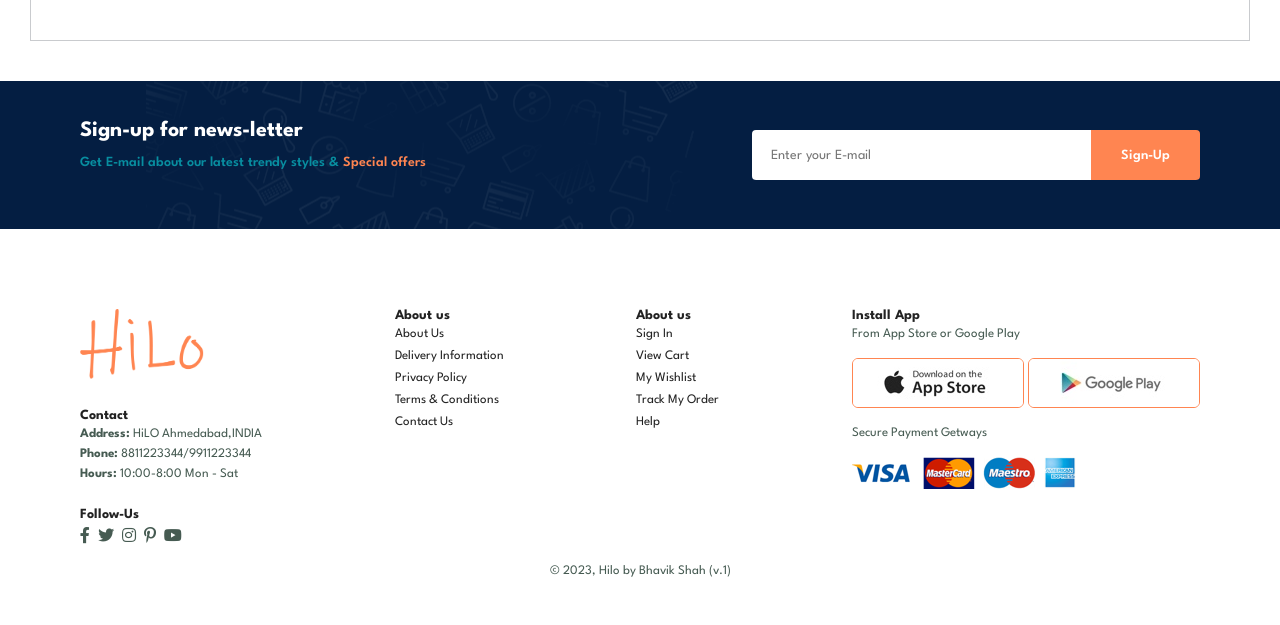
<file: contact.html>
<!DOCTYPE html>
<html lang="en">
  <head>
    <meta charset="UTF-8" />
    <meta name="viewport" content="width=device-width, initial-scale=1.0" />
    <title>HiLo</title>
    <link rel="stylesheet" href="style.css" />
    <link
      rel="stylesheet"
      href="https://pro.fontawesome.com/releases/v5.10.0/css/all.css"
    />
  </head>
  <body>
    <section id="header">
      <a href="#"><img src="img/logo.png" alt="logo" class="logo" /></a>
      <div>
        <ul id="nav">
          <li><a href="index.html">Home</a></li>
          <li><a href="shop.html">Shop</a></li>
          <li><a href="blog.html">Blog</a></li>
          <li><a href="about.html">About</a></li>
          <li><a class="active" href="contact.html">Contact</a></li>
          <li id="lgBag">
            <a href="cart.html"><i class="far fa-shopping-bag"></i></a>
          </li>
          <a href="#" id="close"><i class="far fa-times"></i></a>
        </ul>
      </div>
      <div id="mobile">
        <i id="bar" class="fas fa-outdent"></i>
        <a href="cart.html"><i class="far fa-shopping-bag"></i></a>
      </div>
    </section>

    <section id="shopHeader" class="contactHeader">
      <h2>#Let's-Talk</h2>
      <p>We would love to hear from you</p>
    </section>

    <section id="contactDet" class="section-p1">
      <div class="details">
        <span>GET IN TOUCH WITH US.</span>
        <h2>Visit one of our locations or get in touch with us</h2>
        <h3>Head Office</h3>
        <div>
          <li>
            <i class="fal fa-map"></i>
            <p>
              "Head-office" B-123 Bee complex opposite Dee party plot
              Paldi,Ahmedabad,Gujarat
            </p>
          </li>
          <li>
            <i class="far fa-envelope"></i>
            <p>Contact@example.com</p>
          </li>
          <li>
            <i class="fas fa-phone-alt"></i>
            <p>884123456</p>
          </li>
          <li>
            <i class="far fa-clock"></i>
            <p>Monday to Saturday : 9:00am to 6:00pm</p>
          </li>
        </div>
      </div>

      <div class="map">
        <iframe
          src="https://www.google.com/maps/embed?pb=!1m18!1m12!1m3!1d235013.7484274711!2d72.41492768056571!3d23.020474102419684!2m3!1f0!2f0!3f0!3m2!1i1024!2i768!4f13.1!3m3!1m2!1s0x395e848aba5bd449%3A0x4fcedd11614f6516!2sAhmedabad%2C%20Gujarat!5e0!3m2!1sen!2sin!4v1689565502032!5m2!1sen!2sin"
          width="500px"
          height="450px"
          style="border: 0"
          loading="lazy"
          referrerpolicy="no-referrer-when-downgrade"
        ></iframe>
      </div>
    </section>

    <section id="contactForm" class="section-p1">
      <form action="">
        <span>LEAVE A MESSAGE</span>
        <h2>We Would Love To Hear From You</h2>
        <input type="text" placeholder="Your Name" />
        <input type="text" placeholder="Mail" />
        <input type="text" placeholder="Subject" />
        <textarea
          name=""
          id=""
          cols="30"
          rows="10"
          placeholder="Your Message"
        ></textarea>
        <button class="normal">Submit</button>
      </form>

      <div class="people">
        <div>
          <img src="img/people/1.png" alt="" />
          <p>
            <span>Bhavik Shah</span>Developer<br />
            Phone:+0 1234567891<br />
            Email:contact@example.com
          </p>
        </div>
        <div>
          <img src="img/people/2.png" alt="" />
          <p>
            <span>Sid Shah</span>Programmer<br />
            Phone:+0 1234567891<br />
            Email:contact@example.com
          </p>
        </div>
        <div>
          <img src="img/people/3.png" alt="" />
          <p>
            <span>Bobby Shah</span>Buissness-Man<br />
            Phone:+0 1234567891<br />
            Email:contact@example.com
          </p>
        </div>
      </div>
    </section>

    <section id="newsletter" class="section-p1 section-m1">
      <div class="newstext">
        <h4>Sign-up for news-letter</h4>
        <p>
          Get E-mail about our latest trendy styles &
          <span>Special offers</span>
        </p>
      </div>
      <div class="form">
        <input type="text" placeholder="Enter your E-mail" />
        <button class="normal">Sign-Up</button>
      </div>
    </section>

    <footer class="section-p1">
      <div class="col">
        <img src="img/logo.png" alt="logo" class="logo logoFooter" />
        <h4>Contact</h4>
        <p><strong>Address:</strong> HiLO Ahmedabad,INDIA</p>
        <p><strong>Phone:</strong> 8811223344/9911223344</p>
        <p><strong>Hours:</strong> 10:00-8:00 Mon - Sat</p>
        <div class="follow">
          <h4>Follow-Us</h4>
          <div class="icon fo">
            <i class="fab fa-facebook-f"></i>
            <i class="fab fa-twitter"></i>
            <i class="fab fa-instagram"></i>
            <i class="fab fa-pinterest-p"></i>
            <i class="fab fa-youtube"></i>
          </div>
        </div>
      </div>
      <div class="col">
        <h4>About us</h4>
        <a href="#">About Us</a>
        <a href="#">Delivery Information</a>
        <a href="#">Privacy Policy</a>
        <a href="#">Terms & Conditions</a>
        <a href="#">Contact Us</a>
      </div>
      <div class="col">
        <h4>About us</h4>
        <a href="#">Sign In</a>
        <a href="#">View Cart</a>
        <a href="#">My Wishlist</a>
        <a href="#">Track My Order</a>
        <a href="#">Help</a>
      </div>

      <div class="col install">
        <h4>Install App</h4>
        <p>From App Store or Google Play</p>
        <div class="row">
          <img src="img/pay/app.jpg" alt="" />
          <img src="img/pay/play.jpg" alt="" />
        </div>
        <p>Secure Payment Getways</p>
        <img src="img/pay/pay.png" alt="" />
      </div>

      <div class="copyright">
        <p>© 2023, Hilo by Bhavik Shah (v.1)</p>
      </div>
    </footer>

    <script src="script.js"></script>
  </body>
</html>
</file>
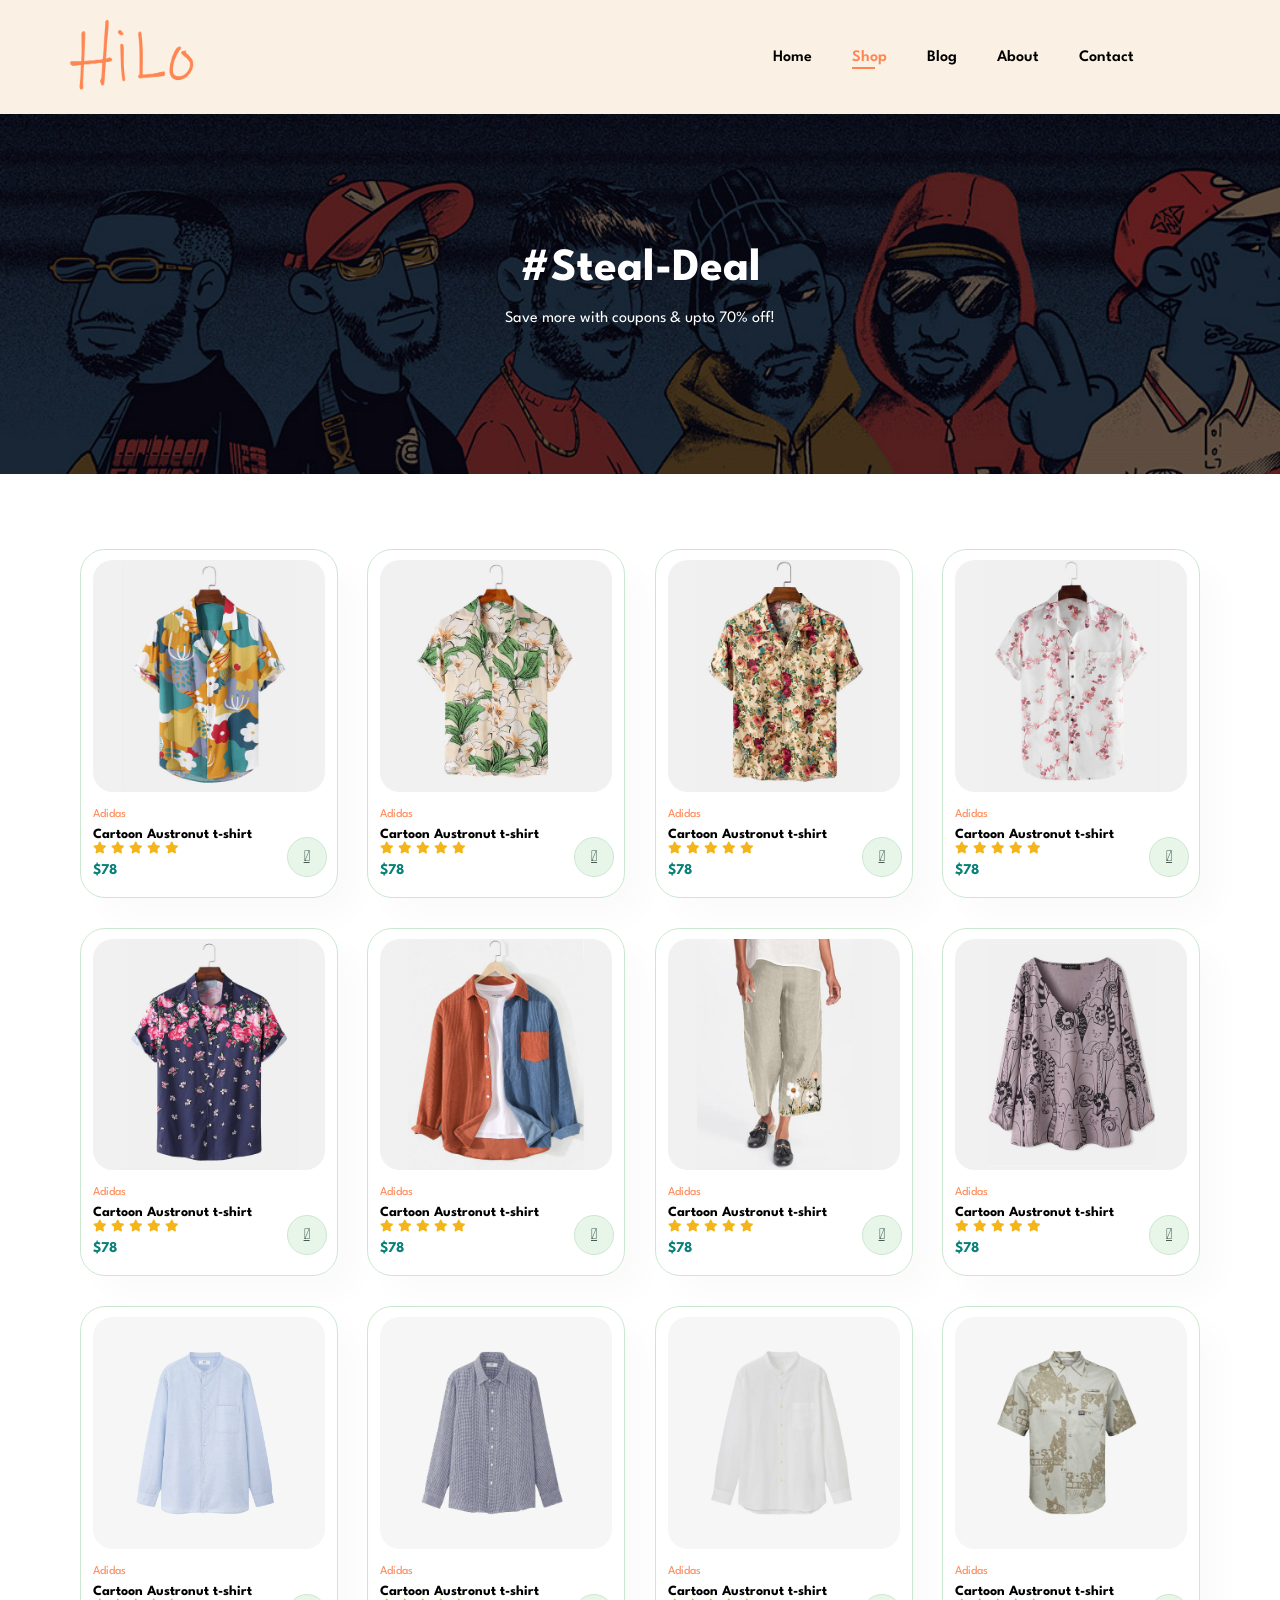
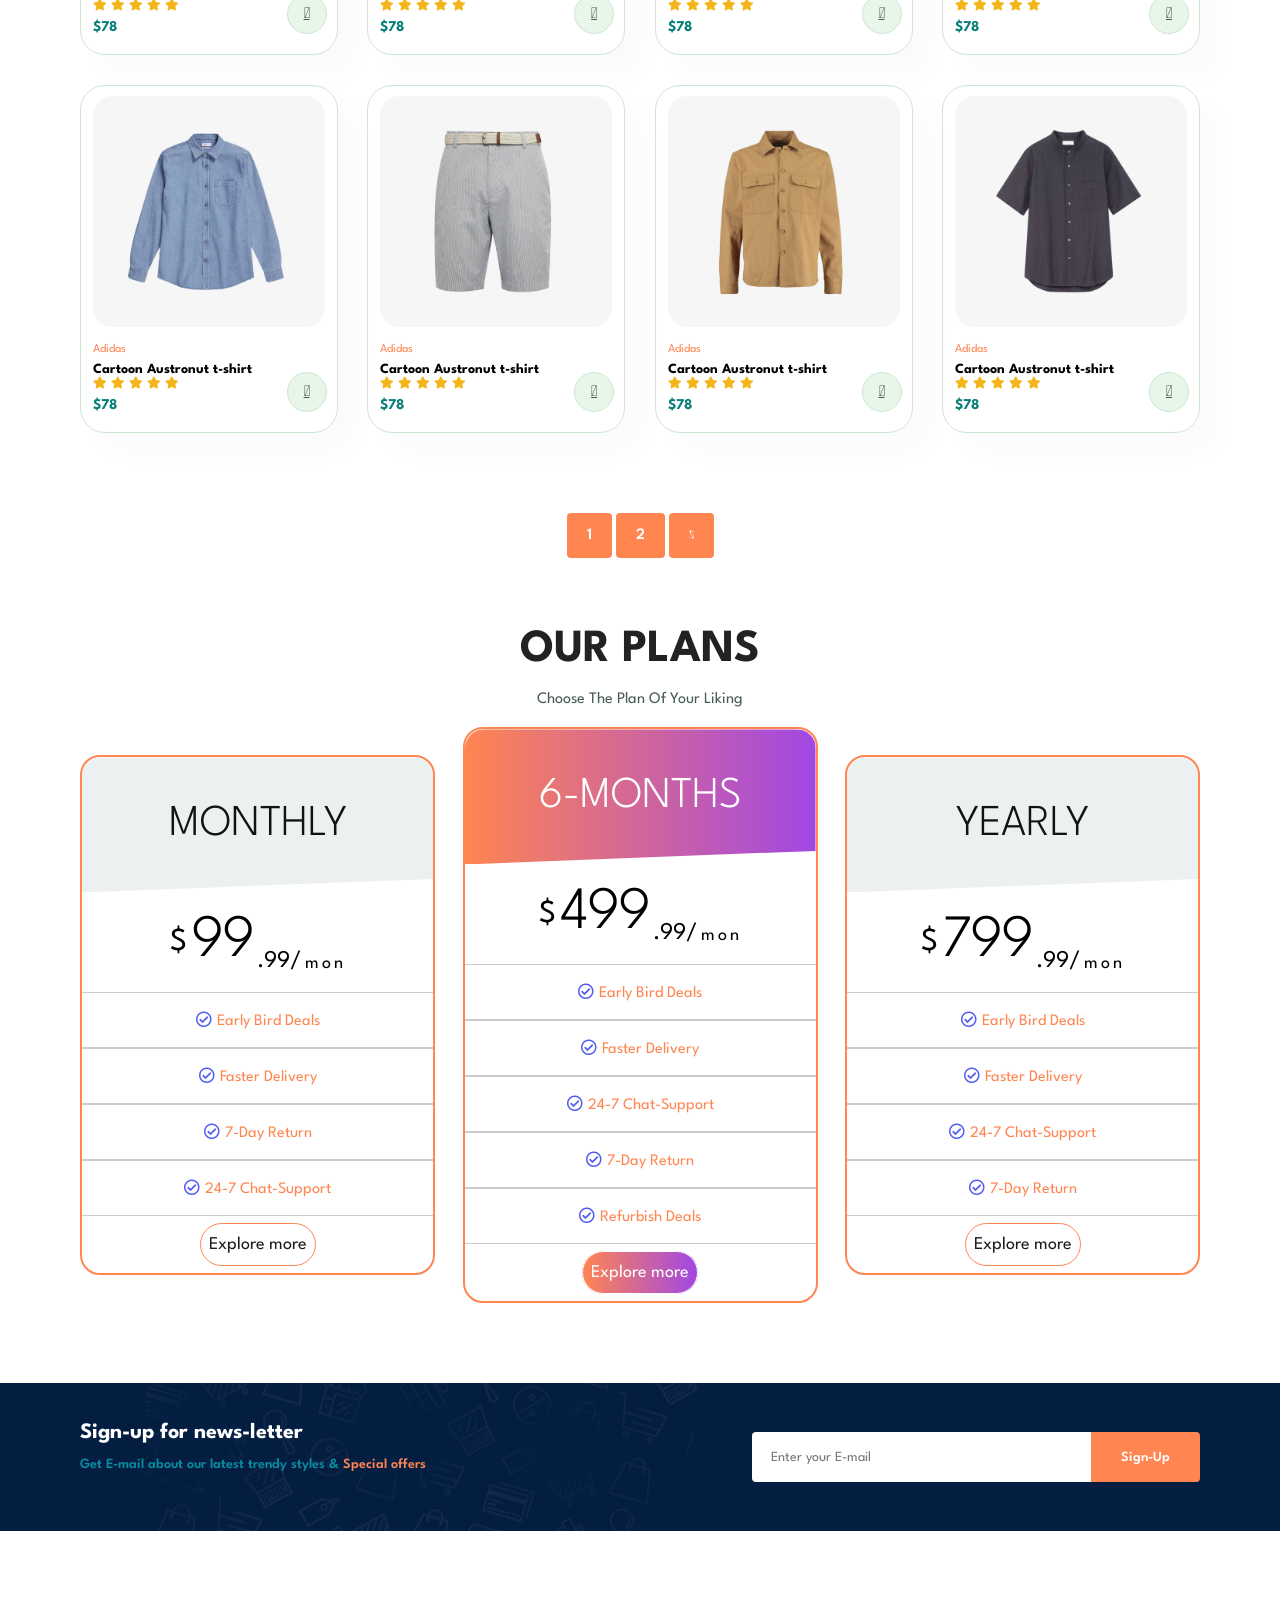
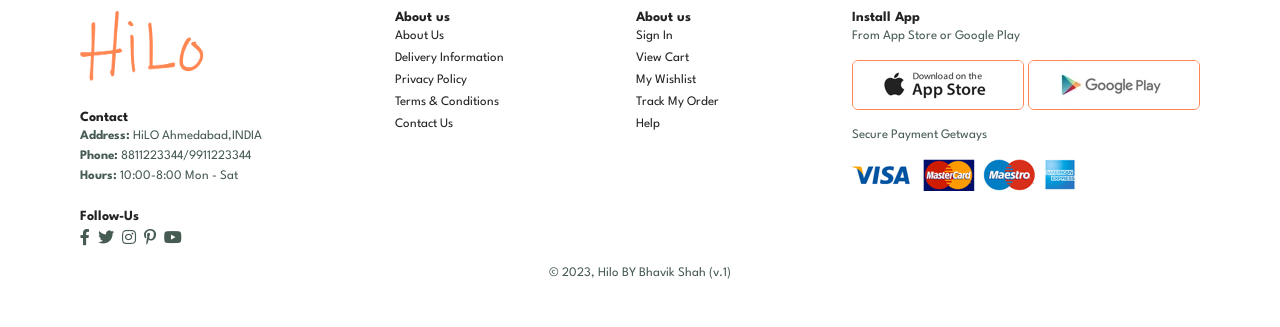
<file: shop.html>
<!DOCTYPE html>
<html lang="en">
  <head>
    <meta charset="UTF-8" />
    <meta name="viewport" content="width=device-width, initial-scale=1.0" />
    <title>HiLo</title>
    <link rel="stylesheet" href="style.css" />
    <link
      rel="stylesheet"
      href="https://pro.fontawesome.com/releases/v5.10.0/css/all.css"
    />
  </head>
  <body>
    <section id="header">
      <a href="#"><img src="img/logo.png" alt="logo" class="logo" /></a>
      <div>
        <ul id="nav">
          <li><a href="index.html">Home</a></li>
          <li><a class="active" href="shop.html">Shop</a></li>
          <li><a href="blog.html">Blog</a></li>
          <li><a href="about.html">About</a></li>
          <li><a href="contact.html">Contact</a></li>
          <li id="lgBag">
            <a href="cart.html"><i class="far fa-shopping-bag"></i></a>
          </li>
          <a href="#" id="close"><i class="far fa-times"></i></a>
        </ul>
      </div>
      <div id="mobile">
        <i id="bar" class="fas fa-outdent"></i>
        <a href="cart.html"><i class="far fa-shopping-bag"></i></a>
      </div>
    </section>

    <section id="shopHeader">
      <h2>#Steal-Deal</h2>
      <p>Save more with coupons & upto 70% off!</p>
    </section>

    <section id="product-1" class="section-p1">
      <div class="pro-cointainer">
        <div class="pro" onclick="window.location.href='sproduct.html';">
          <img src="img/products/f1.jpg" alt="f1" />
          <div class="des">
            <span>Adidas</span>
            <h5>Cartoon Austronut t-shirt</h5>
            <div class="Star">
              <i class="fas fa-star"></i>
              <i class="fas fa-star"></i>
              <i class="fas fa-star"></i>
              <i class="fas fa-star"></i>
              <i class="fas fa-star"></i>
            </div>
            <h4>$78</h4>
          </div>
          <a href="#" class="fal fa-shopping-cart cart"></a>
        </div>
        <div class="pro">
          <img src="img/products/f2.jpg" alt="f2" />
          <div class="des">
            <span>Adidas</span>
            <h5>Cartoon Austronut t-shirt</h5>
            <div class="Star">
              <i class="fas fa-star"></i>
              <i class="fas fa-star"></i>
              <i class="fas fa-star"></i>
              <i class="fas fa-star"></i>
              <i class="fas fa-star"></i>
            </div>
            <h4>$78</h4>
          </div>
          <a href="#" class="fal fa-shopping-cart cart"></a>
        </div>
        <div class="pro">
          <img src="img/products/f3.jpg" alt="f3" />
          <div class="des">
            <span>Adidas</span>
            <h5>Cartoon Austronut t-shirt</h5>
            <div class="Star">
              <i class="fas fa-star"></i>
              <i class="fas fa-star"></i>
              <i class="fas fa-star"></i>
              <i class="fas fa-star"></i>
              <i class="fas fa-star"></i>
            </div>
            <h4>$78</h4>
          </div>
          <a href="#" class="fal fa-shopping-cart cart"></a>
        </div>
        <div class="pro">
          <img src="img/products/f4.jpg" alt="f4" />
          <div class="des">
            <span>Adidas</span>
            <h5>Cartoon Austronut t-shirt</h5>
            <div class="Star">
              <i class="fas fa-star"></i>
              <i class="fas fa-star"></i>
              <i class="fas fa-star"></i>
              <i class="fas fa-star"></i>
              <i class="fas fa-star"></i>
            </div>
            <h4>$78</h4>
          </div>
          <a href="#" class="fal fa-shopping-cart cart"></a>
        </div>
        <div class="pro">
          <img src="img/products/f5.jpg" alt="f5" />
          <div class="des">
            <span>Adidas</span>
            <h5>Cartoon Austronut t-shirt</h5>
            <div class="Star">
              <i class="fas fa-star"></i>
              <i class="fas fa-star"></i>
              <i class="fas fa-star"></i>
              <i class="fas fa-star"></i>
              <i class="fas fa-star"></i>
            </div>
            <h4>$78</h4>
          </div>
          <a href="#" class="fal fa-shopping-cart cart"></a>
        </div>
        <div class="pro">
          <img src="img/products/f6.jpg" alt="f6" />
          <div class="des">
            <span>Adidas</span>
            <h5>Cartoon Austronut t-shirt</h5>
            <div class="Star">
              <i class="fas fa-star"></i>
              <i class="fas fa-star"></i>
              <i class="fas fa-star"></i>
              <i class="fas fa-star"></i>
              <i class="fas fa-star"></i>
            </div>
            <h4>$78</h4>
          </div>
          <a href="#" class="fal fa-shopping-cart cart"></a>
        </div>
        <div class="pro">
          <img src="img/products/f7.jpg" alt="f7" />
          <div class="des">
            <span>Adidas</span>
            <h5>Cartoon Austronut t-shirt</h5>
            <div class="Star">
              <i class="fas fa-star"></i>
              <i class="fas fa-star"></i>
              <i class="fas fa-star"></i>
              <i class="fas fa-star"></i>
              <i class="fas fa-star"></i>
            </div>
            <h4>$78</h4>
          </div>
          <a href="#" class="fal fa-shopping-cart cart"></a>
        </div>
        <div class="pro">
          <img src="img/products/f8.jpg" alt="f8s" />
          <div class="des">
            <span>Adidas</span>
            <h5>Cartoon Austronut t-shirt</h5>
            <div class="Star">
              <i class="fas fa-star"></i>
              <i class="fas fa-star"></i>
              <i class="fas fa-star"></i>
              <i class="fas fa-star"></i>
              <i class="fas fa-star"></i>
            </div>
            <h4>$78</h4>
          </div>
          <a href="#" class="fal fa-shopping-cart cart"></a>
        </div>

        <div class="pro">
          <img src="img/products/n1.jpg" alt="f1" />
          <div class="des">
            <span>Adidas</span>
            <h5>Cartoon Austronut t-shirt</h5>
            <div class="Star">
              <i class="fas fa-star"></i>
              <i class="fas fa-star"></i>
              <i class="fas fa-star"></i>
              <i class="fas fa-star"></i>
              <i class="fas fa-star"></i>
            </div>
            <h4>$78</h4>
          </div>
          <a href="#" class="fal fa-shopping-cart cart"></a>
        </div>
        <div class="pro">
          <img src="img/products/n2.jpg" alt="f2" />
          <div class="des">
            <span>Adidas</span>
            <h5>Cartoon Austronut t-shirt</h5>
            <div class="Star">
              <i class="fas fa-star"></i>
              <i class="fas fa-star"></i>
              <i class="fas fa-star"></i>
              <i class="fas fa-star"></i>
              <i class="fas fa-star"></i>
            </div>
            <h4>$78</h4>
          </div>
          <a href="#" class="fal fa-shopping-cart cart"></a>
        </div>
        <div class="pro">
          <img src="img/products/n3.jpg" alt="f3" />
          <div class="des">
            <span>Adidas</span>
            <h5>Cartoon Austronut t-shirt</h5>
            <div class="Star">
              <i class="fas fa-star"></i>
              <i class="fas fa-star"></i>
              <i class="fas fa-star"></i>
              <i class="fas fa-star"></i>
              <i class="fas fa-star"></i>
            </div>
            <h4>$78</h4>
          </div>
          <a href="#" class="fal fa-shopping-cart cart"></a>
        </div>
        <div class="pro">
          <img src="img/products/n4.jpg" alt="f4" />
          <div class="des">
            <span>Adidas</span>
            <h5>Cartoon Austronut t-shirt</h5>
            <div class="Star">
              <i class="fas fa-star"></i>
              <i class="fas fa-star"></i>
              <i class="fas fa-star"></i>
              <i class="fas fa-star"></i>
              <i class="fas fa-star"></i>
            </div>
            <h4>$78</h4>
          </div>
          <a href="#" class="fal fa-shopping-cart cart"></a>
        </div>
        <div class="pro">
          <img src="img/products/n5.jpg" alt="f5" />
          <div class="des">
            <span>Adidas</span>
            <h5>Cartoon Austronut t-shirt</h5>
            <div class="Star">
              <i class="fas fa-star"></i>
              <i class="fas fa-star"></i>
              <i class="fas fa-star"></i>
              <i class="fas fa-star"></i>
              <i class="fas fa-star"></i>
            </div>
            <h4>$78</h4>
          </div>
          <a href="#" class="fal fa-shopping-cart cart"></a>
        </div>
        <div class="pro">
          <img src="img/products/n6.jpg" alt="f6" />
          <div class="des">
            <span>Adidas</span>
            <h5>Cartoon Austronut t-shirt</h5>
            <div class="Star">
              <i class="fas fa-star"></i>
              <i class="fas fa-star"></i>
              <i class="fas fa-star"></i>
              <i class="fas fa-star"></i>
              <i class="fas fa-star"></i>
            </div>
            <h4>$78</h4>
          </div>
          <a href="#" class="fal fa-shopping-cart cart"></a>
        </div>
        <div class="pro">
          <img src="img/products/n7.jpg" alt="f7" />
          <div class="des">
            <span>Adidas</span>
            <h5>Cartoon Austronut t-shirt</h5>
            <div class="Star">
              <i class="fas fa-star"></i>
              <i class="fas fa-star"></i>
              <i class="fas fa-star"></i>
              <i class="fas fa-star"></i>
              <i class="fas fa-star"></i>
            </div>
            <h4>$78</h4>
          </div>
          <a href="#" class="fal fa-shopping-cart cart"></a>
        </div>
        <div class="pro">
          <img src="img/products/n8.jpg" alt="f8s" />
          <div class="des">
            <span>Adidas</span>
            <h5>Cartoon Austronut t-shirt</h5>
            <div class="Star">
              <i class="fas fa-star"></i>
              <i class="fas fa-star"></i>
              <i class="fas fa-star"></i>
              <i class="fas fa-star"></i>
              <i class="fas fa-star"></i>
            </div>
            <h4>$78</h4>
          </div>
          <a href="#" class="fal fa-shopping-cart cart"></a>
        </div>
      </div>
    </section>

    <section id="pageNo" class="section-p1">
      <a href="#">1</a>
      <a href="#">2</a>
      <a href="#"><i class="fal fa-long-arrow-alt-right"></i></a>
    </section>

    <section id="pricing" class="section-p1">
      <h2>OUR PLANS</h2>
      <p>Choose The Plan Of Your Liking</p>

      <div class="cards">
        <div class="basic">
          <div class="bHead">
            <h3>MONTHLY</h3>
          </div>
          <div class="price">
            <span class="sign">$</span>
            <span class="currency">99</span>
            <span class="paise">.99/</span>
            <span class="month">mon</span>
          </div>
          <ul>
            <li><i class="far fa-check-circle"></i>Early Bird Deals</li>
            <li><i class="far fa-check-circle"></i>Faster Delivery</li>
            <li><i class="far fa-check-circle"></i>7-Day Return</li>
            <li><i class="far fa-check-circle"></i>24-7 Chat-Support</li>
          </ul>
          <ul class="hButton">
            <a href="#" class="normal">Explore more</a>
          </ul>
        </div>
        <div class="basic standered">
          <div class="bHead">
            <h3>6-MONTHS</h3>
          </div>
          <div class="price">
            <span class="sign">$</span>
            <span class="currency">499</span>
            <span class="paise">.99/</span>
            <span class="month">mon</span>
          </div>
          <ul>
            <li><i class="far fa-check-circle"></i>Early Bird Deals</li>
            <li><i class="far fa-check-circle"></i>Faster Delivery</li>
            <li><i class="far fa-check-circle"></i>24-7 Chat-Support</li>
            <li><i class="far fa-check-circle"></i>7-Day Return</li>
            <li><i class="far fa-check-circle"></i>Refurbish Deals</li>
          </ul>
          <ul class="hButton">
            <a href="#" class="normal">Explore more</a>
          </ul>
        </div>
        <div class="basic">
          <div class="bHead">
            <h3>YEARLY</h3>
          </div>
          <div class="price">
            <span class="sign">$</span>
            <span class="currency">799</span>
            <span class="paise">.99/</span>
            <span class="month">mon</span>
          </div>
          <ul>
            <li><i class="far fa-check-circle"></i>Early Bird Deals</li>
            <li><i class="far fa-check-circle"></i>Faster Delivery</li>
            <li><i class="far fa-check-circle"></i>24-7 Chat-Support</li>
            <li><i class="far fa-check-circle"></i>7-Day Return</li>
          </ul>
          <ul class="hButton">
            <a href="#" class="normal">Explore more</a>
          </ul>
        </div>
      </div>
    </section>

    <section id="newsletter" class="section-p1 section-m1">
      <div class="newstext">
        <h4>Sign-up for news-letter</h4>
        <p>
          Get E-mail about our latest trendy styles &
          <span>Special offers</span>
        </p>
      </div>
      <div class="form">
        <input type="text" placeholder="Enter your E-mail" />
        <button class="normal">Sign-Up</button>
      </div>
    </section>

    <footer class="section-p1">
      <div class="col">
        <img src="img/logo.png" alt="logo" class="logo logoFooter" />
        <h4>Contact</h4>
        <p><strong>Address:</strong> HiLO Ahmedabad,INDIA</p>
        <p><strong>Phone:</strong> 8811223344/9911223344</p>
        <p><strong>Hours:</strong> 10:00-8:00 Mon - Sat</p>
        <div class="follow">
          <h4>Follow-Us</h4>
          <div class="icon fo">
            <i class="fab fa-facebook-f"></i>
            <i class="fab fa-twitter"></i>
            <i class="fab fa-instagram"></i>
            <i class="fab fa-pinterest-p"></i>
            <i class="fab fa-youtube"></i>
          </div>
        </div>
      </div>
      <div class="col">
        <h4>About us</h4>
        <a href="#">About Us</a>
        <a href="#">Delivery Information</a>
        <a href="#">Privacy Policy</a>
        <a href="#">Terms & Conditions</a>
        <a href="#">Contact Us</a>
      </div>
      <div class="col">
        <h4>About us</h4>
        <a href="#">Sign In</a>
        <a href="#">View Cart</a>
        <a href="#">My Wishlist</a>
        <a href="#">Track My Order</a>
        <a href="#">Help</a>
      </div>

      <div class="col install">
        <h4>Install App</h4>
        <p>From App Store or Google Play</p>
        <div class="row">
          <img src="img/pay/app.jpg" alt="" />
          <img src="img/pay/play.jpg" alt="" />
        </div>
        <p>Secure Payment Getways</p>
        <img src="img/pay/pay.png" alt="" />
      </div>

      <div class="copyright">
        <p>© 2023, Hilo BY Bhavik Shah (v.1)</p>
      </div>
    </footer>

    <script src="script.js"></script>
  </body>
</html>
</file>
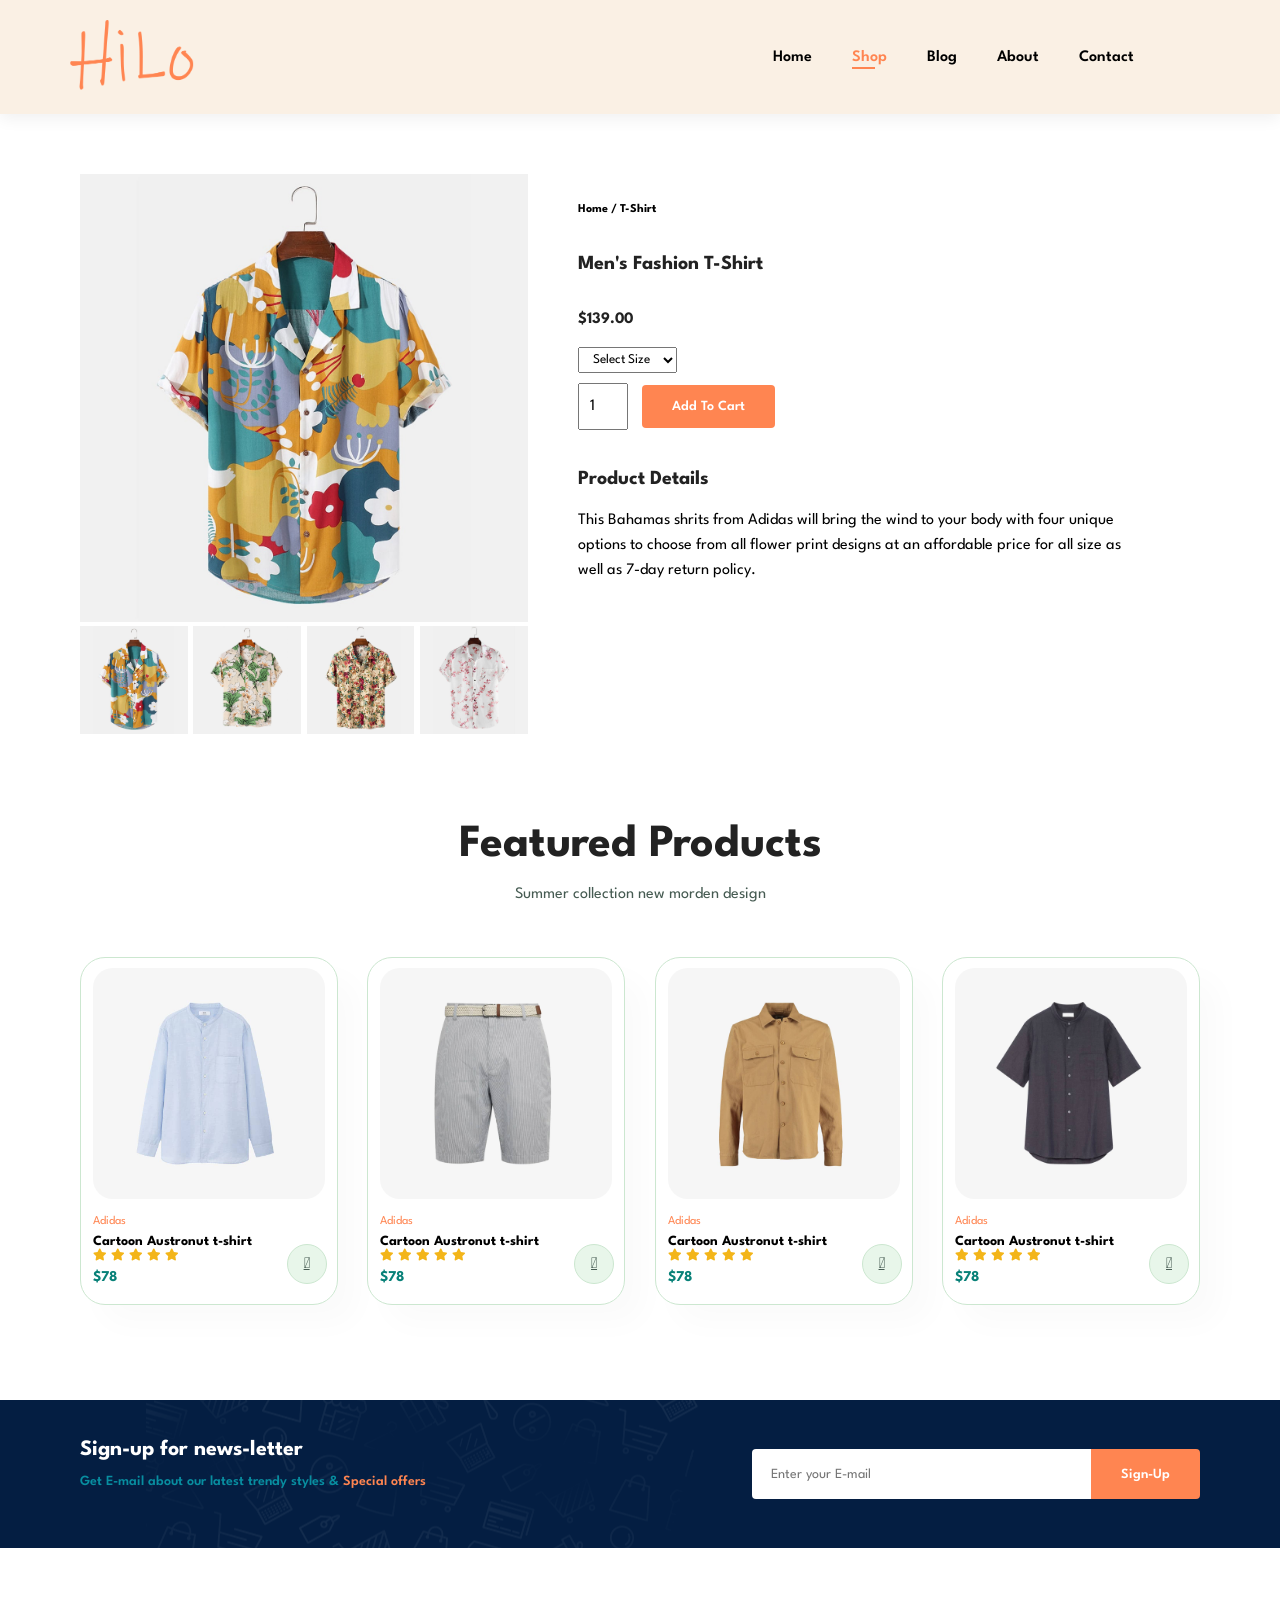
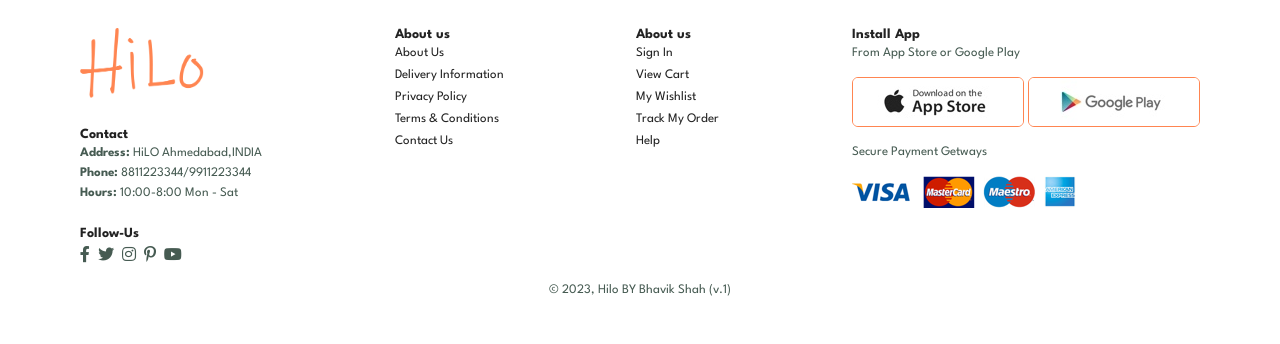
<file: sproduct.html>
<!DOCTYPE html>
<html lang="en">
  <head>
    <meta charset="UTF-8" />
    <meta name="viewport" content="width=device-width, initial-scale=1.0" />
    <title>HiLo</title>
    <link rel="stylesheet" href="style.css" />
    <link
      rel="stylesheet"
      href="https://pro.fontawesome.com/releases/v5.10.0/css/all.css"
    />
  </head>
  <body>
    <section id="header">
      <a href="#"><img src="img/logo.png" alt="logo" class="logo" /></a>
      <div>
        <ul id="nav">
          <li><a href="index.html">Home</a></li>
          <li><a class="active" href="shop.html">Shop</a></li>
          <li><a href="blog.html">Blog</a></li>
          <li><a href="about.html">About</a></li>
          <li><a href="contact.html">Contact</a></li>
          <li id="lgBag">
            <a href="cart.html"><i class="far fa-shopping-bag"></i></a>
          </li>
          <a href="#" id="close"><i class="far fa-times"></i></a>
        </ul>
      </div>
      <div id="mobile">
        <i id="bar" class="fas fa-outdent"></i>
        <a href="cart.html"><i class="far fa-shopping-bag"></i></a>
      </div>
    </section>

    <section id="productDet" class="section-p1">
      <div class="single-pro-img">
        <img src="img/products/f1.jpg" id="mainImg" width="100%" alt="" />

        <div class="smallImgGroup">
          <div class="smallImgCol">
            <img
              src="img/products/f1.jpg"
              class="small-img"
              width="100%"
              alt=""
            />
          </div>
          <div class="smallImgCol">
            <img
              src="img/products/f2.jpg"
              class="small-img"
              width="100%"
              alt=""
            />
          </div>
          <div class="smallImgCol">
            <img
              src="img/products/f3.jpg"
              class="small-img"
              width="100%"
              alt=""
            />
          </div>
          <div class="smallImgCol">
            <img
              src="img/products/f4.jpg"
              class="small-img"
              width="100%"
              alt=""
            />
          </div>
        </div>
      </div>
      <div class="single-pro-des">
        <h6>Home / T-Shirt</h6>
        <h4>Men's Fashion T-Shirt</h4>
        <h2>$139.00</h2>
        <select>
          <option>Select Size</option>
          <option>XXL</option>
          <option>XL</option>
          <option>LARGE</option>
          <option>MEDIEM</option>
          <option>SMALL</option>
        </select>
        <input type="number" value="1" />
        <button class="normal">Add To Cart</button>
        <h4>Product Details</h4>
        <span
          >This Bahamas shrits from Adidas will bring the wind to your body with
          four unique options to choose from all flower print designs at an
          affordable price for all size as well as 7-day return policy.
        </span>
      </div>
    </section>

    <section id="product-1" class="section-p1">
      <h2>Featured Products</h2>
      <p>Summer collection new morden design</p>
      <div class="pro-cointainer">
        <div class="pro">
          <img src="img/products/n1.jpg" alt="f1" />
          <div class="des">
            <span>Adidas</span>
            <h5>Cartoon Austronut t-shirt</h5>
            <div class="Star">
              <i class="fas fa-star"></i>
              <i class="fas fa-star"></i>
              <i class="fas fa-star"></i>
              <i class="fas fa-star"></i>
              <i class="fas fa-star"></i>
            </div>
            <h4>$78</h4>
          </div>
          <a href="#" class="fal fa-shopping-cart cart"></a>
        </div>
        <div class="pro">
          <img src="img/products/n6.jpg" alt="f6" />
          <div class="des">
            <span>Adidas</span>
            <h5>Cartoon Austronut t-shirt</h5>
            <div class="Star">
              <i class="fas fa-star"></i>
              <i class="fas fa-star"></i>
              <i class="fas fa-star"></i>
              <i class="fas fa-star"></i>
              <i class="fas fa-star"></i>
            </div>
            <h4>$78</h4>
          </div>
          <a href="#" class="fal fa-shopping-cart cart"></a>
        </div>
        <div class="pro">
          <img src="img/products/n7.jpg" alt="f7" />
          <div class="des">
            <span>Adidas</span>
            <h5>Cartoon Austronut t-shirt</h5>
            <div class="Star">
              <i class="fas fa-star"></i>
              <i class="fas fa-star"></i>
              <i class="fas fa-star"></i>
              <i class="fas fa-star"></i>
              <i class="fas fa-star"></i>
            </div>
            <h4>$78</h4>
          </div>
          <a href="#" class="fal fa-shopping-cart cart"></a>
        </div>
        <div class="pro">
          <img src="img/products/n8.jpg" alt="f8s" />
          <div class="des">
            <span>Adidas</span>
            <h5>Cartoon Austronut t-shirt</h5>
            <div class="Star">
              <i class="fas fa-star"></i>
              <i class="fas fa-star"></i>
              <i class="fas fa-star"></i>
              <i class="fas fa-star"></i>
              <i class="fas fa-star"></i>
            </div>
            <h4>$78</h4>
          </div>
          <a href="#" class="fal fa-shopping-cart cart"></a>
        </div>
      </div>
    </section>

    <section id="newsletter" class="section-p1 section-m1">
      <div class="newstext">
        <h4>Sign-up for news-letter</h4>
        <p>
          Get E-mail about our latest trendy styles &
          <span>Special offers</span>
        </p>
      </div>
      <div class="form">
        <input type="text" placeholder="Enter your E-mail" />
        <button class="normal">Sign-Up</button>
      </div>
    </section>

    <footer class="section-p1">
      <div class="col">
        <img src="img/logo.png" alt="logo" class="logo logoFooter" />
        <h4>Contact</h4>
        <p><strong>Address:</strong> HiLO Ahmedabad,INDIA</p>
        <p><strong>Phone:</strong> 8811223344/9911223344</p>
        <p><strong>Hours:</strong> 10:00-8:00 Mon - Sat</p>
        <div class="follow">
          <h4>Follow-Us</h4>
          <div class="icon fo">
            <i class="fab fa-facebook-f"></i>
            <i class="fab fa-twitter"></i>
            <i class="fab fa-instagram"></i>
            <i class="fab fa-pinterest-p"></i>
            <i class="fab fa-youtube"></i>
          </div>
        </div>
      </div>
      <div class="col">
        <h4>About us</h4>
        <a href="#">About Us</a>
        <a href="#">Delivery Information</a>
        <a href="#">Privacy Policy</a>
        <a href="#">Terms & Conditions</a>
        <a href="#">Contact Us</a>
      </div>
      <div class="col">
        <h4>About us</h4>
        <a href="#">Sign In</a>
        <a href="#">View Cart</a>
        <a href="#">My Wishlist</a>
        <a href="#">Track My Order</a>
        <a href="#">Help</a>
      </div>

      <div class="col install">
        <h4>Install App</h4>
        <p>From App Store or Google Play</p>
        <div class="row">
          <img src="img/pay/app.jpg" alt="" />
          <img src="img/pay/play.jpg" alt="" />
        </div>
        <p>Secure Payment Getways</p>
        <img src="img/pay/pay.png" alt="" />
      </div>

      <div class="copyright">
        <p>© 2023, Hilo BY Bhavik Shah (v.1)</p>
      </div>
    </footer>

    <script src="script.js"></script>
  </body>
</html>
</file>
<file: style.css>
@import url("https://fonts.googleapis.com/css2?family=Spartan:wght@100;200;300;400;500;600;700;800;900&display=swap");
* {
  margin: 0;
  padding: 0;
  box-sizing: border-box;
  font-family: "Spartan", sans-serif;
}

html {
  scroll-behavior: smooth;
}

/* Global Styles */

h1 {
  font-size: 50px;
  line-height: 64px;
  color: #222;
}

h2 {
  font-size: 46px;
  line-height: 54px;
  color: #222;
}

h4 {
  font-size: 20px;
  color: #222;
}

h6 {
  font-weight: 700;
  font-size: 12px;
}

p {
  font-size: 16px;
  color: #465b52;
  margin: 15px 0 20px 0;
}

.section-p1 {
  padding: 40px 80px;
}

.section-m1 {
  margin: 40px 0;
}

button.normal{
  font-size: 14px;
  font-weight: 600;
  padding: 15px 30px;
  color: black;
  background-color: white;
  border-radius: 4px;
  cursor: pointer;
  border: none;
  outline: none;
  transition: 0.2s;
}

button.white{
  font-size: 13px;
  font-weight: 600;
  padding: 11px 18px;
  color: white;
  background-color: transparent;
  cursor: pointer;
  border: 1px solid white;
  outline: none;
  transition: 0.2s;
}

body {
  width: 100%;
}


/* nav */

.logo{
   height: 70px;
   width: 140px;
}

#header{
    display: flex;
    align-items: center;
    justify-content: space-between;
    padding: 20px 70px;
    background: #FAF0E4;
    box-shadow: 0 5px 15px rgba(0, 0, 0, 0.06);
    z-index: 999;
    position: sticky;
    top: 0;
    left: 0;
}

#nav{
    display: flex;
    align-items: center;
    justify-content: center;
}

#nav li{
    list-style: none;
    padding:0 20px;
    position: relative;
}

#nav li a{
    text-decoration: none;
    font-size: 16px;
    font-weight: 600;
    color: black;
    transition: 0.3s ease;
}

#nav li a:hover,
#nav li a.active{
    color:#FF8551 ;
}

#nav li a.active::after,
#nav li a:hover::after{
    content:"";
    width: 30%;
    height: 2px;
    background: #FF8551;
    position: absolute;
    bottom: -4px;
    left: 20px;
}

#mobile{
  display: none;
  align-items: center;
}

#close{
  display: none;
}

 /* home page */

#hero{
    background-image: url("img/hero4.png");
    height: 90vh;
    width: 100%;
    background-size: cover;
    /* background-position: top 25% right 0; */
    padding: 0 80px;
    display: flex;
    flex-direction: column;
    align-items: flex-start;
    justify-content: center;
}

#hero h4{
    padding-bottom: 15px;
}

#hero h1{
    color: #FF8551;
}

#hero button{
  background-image: url("img/button.png");
  background-color: transparent;
  color: #FF8551;
  border: 0;
  padding: 14px 80px 14px 10px;
  background-repeat: no-repeat;
  cursor: pointer;
  font-weight: 700;
  font-size: 15px;
}


              /* feature page */

#feature{
  display: flex;
  justify-content: space-around;
  align-items: center;
  flex-wrap: wrap;
}


#feature .fe-box{
  width: 180px;
  text-align: center;
  padding: 25px 15px;
  box-shadow: 20px 20px 34px rgba(0, 0, 0, 0.03);
  border: 1px solid #cce7d0;
  border-radius: 4px;
  margin: 15px 0;
}

#feature .fe-box:hover{
  box-shadow: 10px 10px 54px rgba(70, 62, 221, 0.1);
}

#feature .fe-box img{
  width: 100%;
  margin-bottom: 10px;
}

#feature .fe-box h6{
  display: inline-block;
  padding: 9px 8px 6px 8px;
  line-height: 1;
  border-radius: 4px;
  color: #FF8551;
  background-color: #9BCDD2;
}

#feature .fe-box:nth-child(2) h6{
  background-color: #cdebbc;
}
#feature .fe-box:nth-child(3) h6{
  background-color: #d1e8f2 ;
}
#feature .fe-box:nth-child(4) h6{
  background-color: #cddf48 ;
}
#feature .fe-box:nth-child(5) h6{
  background-color: #f6dbf6;
}
#feature .fe-box:nth-child(6) h6{
  background-color:#fff2ef ;
}

#product-1{
    text-align: center;
    /* padding-left: 15px; */
}

#product-1 .pro-cointainer{
  display: flex;
  justify-content: space-between;
  padding-top: 20px;
  flex-wrap: wrap;
}

#product-1 .pro{
  width: 23%;
  min-width: 250px;
  padding: 10px 12px;
  border: 1px solid #cce7d0;
  cursor: pointer;
  border-radius: 25px;
  box-shadow: 20px 20px 30px rgba(0, 0, 0, 0.02);
  margin: 15px 0;
  transition: 0.2s ease;
  position: relative;
}

#product-1 .pro:hover{
   box-shadow: 20px 20px 30px rgba(0, 0, 0, 0.06);
}

#product-1 .pro img{
  width: 100%;
  border-radius: 20px;
}

#product-1 .pro .des{
  text-align: start;
  padding: 10px 0;
}

#product-1 .pro .des span {
  color: #FF8551;
  font-size: 12px;
}

#product-1 .pro .des h5 {
  padding-top: 7px;
  color: black;
  font-size: 14px;
}

#product-1 .pro .des i{
  font-size: 12px;
  color: rgb(243, 181, 25);
}

#product-1 .pro .des h4{
  padding-top: 7px;
  font-size: 15px;
  font-weight: 700;
  color: #088178;
}

#product-1 .pro .cart{
  width: 40px;
  height: 40px;
  line-height: 40px;
  border-radius: 50px;
  background-color: #e8f6ea;
  font-weight: 500;
  color: #465b52;
  border: 1px solid #cce7d0;
  position: absolute;
  bottom: 20px;
  right: 10px;
}

#banner{
  display: flex;
  flex-direction: column;
  align-items: center;
  justify-content: center;
  text-align: center;
  background-image: url(img/banner/b2.jpg);
  width: 100%;
  height: 40vh;
  background-size: cover;
  background-position: center;
}

#banner h4{
  color: white;
  font-size: 16px;
}

#banner h2{
  color: #fff;
  font-size: 30px;
  padding: 10px;
}

#banner h2 span{
  color: #FF8551;
}

#banner button:hover{
  background-color: #FF8551;
  color: #cdebbc;
}

#sm-banner{
  display: flex;
  justify-content: space-between;
  flex-wrap: wrap;
}

#sm-banner .banner-box{
  display: flex;
  flex-direction: column;
  align-items: flex-start;
  justify-content: center;
  background-image: url(img/banner/b17.jpg);
  width: 50%;
  height: 50vh;
  background-size: cover;
  background-position: center;
  padding: 30px;
}

#sm-banner .banner-box2{
  background-image: url(img/banner/b10.jpg);
}

.banner-box h4{
  padding-bottom: 10px;
  font-size: 20px;
  font-weight: 200;
  color: white;
}

.banner-box h2{
  font-size: 30px;
  font-weight: 800;
  color: white;
}

.banner-box span{
  font-size: 14px;
  color: white;
  font-weight: 500;
  padding-bottom: 15px;
}

#sm-banner .banner-box:hover button{
  background: #FF8551;
  border: 1px solid #FF8551;
}

#banner3{
  display: flex;
  justify-content: space-between;
  flex-wrap: wrap;
  padding: 0 80px;
}

#banner3 .banner-box{
  display: flex;
  flex-direction: column;
  align-items: flex-start;
  justify-content: center;
  background-image: url(img/banner/b7.jpg);
  min-width: 30%;
  height: 30vh;
  background-size: cover;
  background-position: center;
  padding: 20px;
  margin-bottom: 20px;
}

#banner3 h2{
  color: white;
  font-weight: 900;
  font-size: 22px;
}

#banner3 h3{
  color: #FF8551;
  font-weight: 800;
  font-size: 15px;
}

#banner3 .banner-box2{
  background-image: url(img/banner/b4.jpg);
}

#banner3 .banner-box3{
  background-image: url(img/banner/b18.jpg);
}

#newsletter{
  display: flex;
  justify-content: space-between;
  flex-wrap: wrap;
  align-items: center;
  background-image: url("img/banner/b14.png");
  background-repeat: no-repeat;
  background-position: 20% 30%;
  background-color: #041e42;
}

#newsletter h4{
  font-size: 22px;
  font-weight: 700;
  color: white;
}

#newsletter p{
  font-size: 14px;
  font-weight: 600;
  color: #088ea0;
}

#newsletter p span{
  color: #FF8551;
}

#newsletter .form{
  display: flex;
  width: 40%;
}

#newsletter input{
  height: 3.125rem;
  padding: 0 1.25em;
  font-size: 14px;
  width: 100%;
  border: 1px solid transparent;
  border-radius: 4px;
  outline:none;
  border-top-right-radius: 0;
  border-bottom-right-radius: 0;
}

#newsletter button{
  background-color: #FF8551;
  color: white;
  white-space: nowrap;
  border-top-left-radius: 0;
  border-bottom-left-radius: 0;
}

footer{
  display: flex;
  flex-wrap: wrap;
  justify-content:space-between
}

footer .col{
  display: flex;
  flex-direction: column;
  align-items: flex-start;
  margin-bottom: 20px;
}

footer .logoFooter{
  margin-bottom: 30px;
}

footer h4{
  font-size: 14px;
  padding-bottom: 6px;
}

footer p{
  font-size: 13px;
  margin: 0 0 8px 0;
}

footer a{
  font-size: 13px;
  text-decoration: none;
  color: #222;
  margin-bottom: 10px;
}

footer .follow{
  margin-top: 20px;
}

footer .follow i{
  color: #465b52;
  padding-right:4px;
  cursor: pointer;
}

footer .install .row img{
  border: 1px solid #FF8551;
  border-radius: 6px;
}

footer .install img{
  margin: 10px 0 15px 0;
}

footer .follow i:hover,
footer a:hover{
  color: #FF8551;
}

footer .copyright{
  width: 100%;
  text-align: center;
}

                  /* SHOP PAGE */

#shopHeader{
  background-image: url(img/banner/b1.jpg);
  width: 100%;
  height: 40vh;
  background-size: cover;
  display: flex;
  justify-content: center;
  align-items: center;
  flex-direction:column;
  padding: 14px;
}

#shopHeader h2,
#shopHeader p{
  color:#fff;
}

#pageNo{
  text-align: center;
}

#pageNo a{
  text-decoration: none;
  background-color: #FF8551;
  padding: 15px 20px;
  border-radius: 4px;
  color: #fff;
  font-weight: 600;
}

#pageNo a i{
  font-size: 14px;
  font-weight: 600;
}

#pricing{
  text-align: center;
  display: block;
}

#pricing .basic{
  width: 355px;
  height: 100%;
  border: 2px solid #FF8551;
  border-radius: 20px;
}

#pricing .cards{
  display: flex;
  flex-direction: row;
  align-items: center;
  justify-content: space-between;
}

#pricing .basic h3{
  text-align: center;
  font-weight: 300;
  background-color: #ecf0f1;
  padding: 40px 0;
  font-size: 44px;
  line-height: 55px;
  color: #121212;
  transition: all ease 0.6s;
  border-top-right-radius: 20px;
  border-top-left-radius: 20px;
  clip-path: polygon(0 0,100% 0,100% 90%,0 100%);
}

#pricing .basic:hover h3{
  background-image: linear-gradient(to right, #ff8551, #a147e4);
  color: #fff;
}

#pricing .standered h3{
  clip-path: polygon(0 0,100% 0,100% 90%,0 100%);
  background-image: linear-gradient(to right, #ff8551, #a147e4);
  color: #fff;
}


#pricing .basic .price{
  display: block;
  text-align: center;
  padding: 20px 0;
}

#pricing .basic .price .sign{
  display: inline-block;
  font-size: 32px;
  font-weight: 400;
  vertical-align: middle;
}

#pricing .basic .price .currency{
  letter-spacing: -2px;
  font-size: 60px;
  font-weight: 300;
  vertical-align: middle;
  line-height: 60px;
  padding: 0;
}

#pricing .basic .price .paise{
  display: inline-block;
  font-size: 24px;
  font-weight: 400;
  vertical-align: bottom;
}

#pricing .basic .price .month{
  font-size: 18px;
  font-weight: 400;
  letter-spacing: 3px;
  vertical-align: bottom;
}

#pricing .basic ul li{
  list-style: none;
  border-top: 1px solid #ccc;
  padding: 18px 0;
  border-bottom: 1px solid #ccc;
  color: #FF8551;
}

#pricing .basic ul li i{
  padding-right: 5px;
  color: #535cf1;
}

#pricing .hButton{
  margin: 20px auto;
}

#pricing .hButton a{
  font-weight: normal;
  font-size: 18px;
  border-radius: 50px;
  outline: medium none;
  border: 1px solid #FF8551;
  color: #1d1d1d;
  text-decoration: none;
  padding: 12px 8px;
}

#pricing .basic:hover .hButton a{
  background-image: linear-gradient(to right, #ff8551, #a147e4);
  color: #fff;
}

#pricing .standered .hButton a{
  background-image: linear-gradient(to right, #ff8551, #a147e4);
  color: #fff;
  border: 1px solid #fff;
}


                     /* Single product page */

#productDet{
  display: flex;
  margin-top: 20px;
}

#productDet .single-pro-img{
    width: 40%;
    margin-right: 50px;
}

.smallImgGroup{
  display: flex;
  justify-content: space-between
}

.smallImgCol{
  flex-basis: 24%;
  cursor: pointer;
}

#productDet .single-pro-des{
  width: 50%;
  padding-top: 30px;
}

#productDet .single-pro-des h4{
 padding: 40px 0 20px 0;
}

#productDet .single-pro-des h2{
  font-size: 16px;
}

#productDet .single-pro-des select{
  display: block;
  padding: 5px 10px;
  margin-bottom: 10px;
}

#productDet .single-pro-des input{
  width: 50px;
  height: 47px;
  padding-left: 10px;
  font-size: 16px;
  margin-right: 10px;
}

#productDet .single-pro-des input:focus,
#productDet .single-pro-des select:focus{
  outline: #FF8551;
}

#productDet .single-pro-des button{
  background-color: #FF8551;
  color: #fff;
}

#productDet .single-pro-des span{
  line-height: 25px;
}


                                    /* Blog page  */

#shopHeader.blogHeader{
  background-image: url(img/banner/b19.jpg);
}

#blog{
  padding: 150px 150px 0 150px;
}

#blog .blogBox{
 display: flex;
 align-items: center;
 width: 100%;
 position: relative;
 padding-bottom: 90px;
}

#blog .blogImg{
  width: 50%;
  padding-right: 40px;
}

#blog img{
  width: 100%;
  height: 300px;
  object-fit: cover;
}

#blog .blogDet{
  width: 50%;
}

#blog .blogDet a{
  text-decoration: none;
  font-size: 11px;
  font-weight: 700;
  color: black;
  position: relative;
  transition: 0.3s;
}

#blog .blogDet a::after {
  content:"";
  width: 50px;
  height: 1px;
  background-color: black;
  position: absolute;
  top: 4px;
  right: -60px;
}

#blog .blogDet a:hover{
  color: #FF8551;
}

#blog .blogDet a:hover::after{
  background-color: #FF8551;
}

#blog .blogBox h1{
  position: absolute;
  top: -40px;
  left: 0;
  font-size: 70px;
  font-weight: 700;
  color: #c9cbce;
  z-index: -1;
}


                                    /* About-Page */

#shopHeader.aboutHeader{
  background-image: url(img/banner/b3.png);
}

#aboutSec img{
  width: 50%;
  height: auto;
}

#aboutSec{
  display: flex;
  align-items: center;
}

#aboutSec div{
  padding-left: 40px;
  line-height: 25px;
}

#aboutApp{
  text-align: center;
}

#aboutApp a{
  color: #FF8551;
  text-decoration: none;
}

#aboutApp .appVid{
  width: 70%;
  height: 100%;
  margin: 30px auto 0 auto;
}

#aboutApp .appVid video{
  width: 100%;
  height: 100%;
  border-radius: 20px;
}


                                      /* Contact-page */

#contactDet{
  display: flex;
  align-items: center;
  justify-content: space-between;
}

#contactDet .details{
  width: 55%;
}

#conctactDet .details span,
#contactForm form span{
  font-size: 12px;
}

#contactDet .details h2,
#contactForm form h2{
  font-size: 26px;
  line-height: 35px;
  padding: 20px 0;
}

#contactDet .details h3{
  font-size: 16px;
  padding-bottom: 15px;
}

#contactDet .details li{
  list-style: none;
  display: flex;
  padding: 10px 0;
}

#contactDet .details li i{
 font-size: 14px;
 padding-right: 22px;
}

#contactDet .details li p{
 margin: 0;
 font-size: 14px;
}

#contactDet .map{
  width: 45%;
  height: 400px;
}

#contactDet .map iframe{
  width: 100%;
  height: 100%;
}

#contactForm{
  display: flex;
  justify-content: space-between;
  margin: 30px;
  padding: 80px;
  border: 1px solid #c9cbce;
}

#contactForm form{
  width: 65%;
  display: flex;
  flex-direction: column;
  align-items: flex-start;
}

#contactForm form input,
#contactForm form textarea{
  width: 100%;
  outline: none;
  padding: 12px 15px;
  margin-bottom: 20px;
  border: 1px solid #FF8551;
}

#contactForm form button{
  cursor: pointer;
  color: white;
  background-color: #FF8551;
}

#contactForm .people div{
  display:flex;
  align-items: flex-start;
  padding-bottom: 65px;

}

#contactForm .people div img{
  width: 65px;
  height: 65px;
  margin-right: 15px;
  object-fit: cover;
}

#contactForm .people div p{
  margin: 0;
  font-size: 13px;
  line-height: 25px;
}

#contactForm .people div p span{
  display: block;
  font-size: 16px;
  font-weight: 600;
  color: black;
}

                           /* Cart page */

#cart{
  overflow-x: auto;
}

#cart table{
  border-collapse: collapse;
  width: 100%;
  table-layout: fixed;
  white-space: nowrap;
}

#cart table img{
  width: 70px;
}

#cart table td:nth-child(1){
  width: 100px;
  text-align: center;
}

#cart table td:nth-child(2){
  width: 150px;
  text-align: center;
}

#cart table td:nth-child(3){
  width: 250px;
  text-align: center;
}

#cart table td:nth-child(4),
#cart table td:nth-child(5),
#cart table td:nth-child(6){
  width: 150px;
  text-align: center;
}

#cart table td:nth-child(5) input{
  width: 70px;
  padding: 10px 5px 10px 15px;
}

#cart table thead{
  border: 1px solid #FF8551;
  border-left: none;
  border-right: none;
}

#cart table thead td{
  text-transform: uppercase;
  font-weight: 700;
  font-size: 13px;
  padding: 18px 0;
}

#cart table tbody tr td{
  padding-top: 15px;
}

#cart table tbody td{
 font-size: 13px;
}

#cartApply{
  display: flex;
  flex-wrap: wrap;
  justify-content: space-between;
}

#coupon{
  width: 50%;
  margin-bottom: 30px;
}

#coupon h3,
#subTotal h3{
  padding-bottom: 15px;
}

#coupon input{
  padding: 10px 20px;
  outline: none;
  width: 60%;
  margin-right: 10px;
  border: 1px solid #FF8551;
}

#coupon button,
#subTotal button{
  background-color: #FF8551;
  color: white;
  padding: 12px 20px;
}

#subTotal{
  width: 50%;
  border: 1px solid #FF8551;
  padding: 30px;
  margin-bottom: 30px;
}

#subTotal table{
  border-collapse: collapse;
  width: 100%;
  margin-bottom: 20px;
}

#subTotal table td{
  width: 50%;
  border: 1px solid #c9cbce;
  padding: 10px;
  font-size: 13px;
}


@media (max-width :840px) {
#nav{
    display: flex;
    flex-direction: column;
    align-items: flex-start;
    justify-content: flex-start;
    position: fixed;
    top: 0;
    right:-300px;
    height: 100vh;
    width: 300px;
    background-color:#e3e6f3 ;
    box-shadow: 0 ,40px, 60px, rgba(0, 0, 0, 0.02);
    padding: 80px 0 0 10px;
    transition: 0.3s;
}
#nav.active{
  right: 0px;
}
#nav li{
  margin-bottom: 25px;
}
#mobile{
  display: flex;
  align-items: center;
}
#mobile i{
  color:#1a1a1a ;
  font-size: 24px;
  padding-left: 20px;
}
#close{
    display: initial;
    position: absolute;
    top: 30px;
    left: 30px;
    font-size: 24px;
    color: #222;
}
#lgBag{
    display: none;
}
#hero {
    height: 70vh;
    padding: 0 80px;
    background-position: top 30% right 11%;
}
#feature {
      justify-content: center;
}
#feature .fe-box {
     margin: 15px 15px;
}
#product-1 .pro-cointainer {
  justify-content: center;
}
#product-1 .pro {
  margin: 15px;
}
#banner {
  height: 20vh;
}
#sm-banner .banner-box {
  min-width: 100%;
  height: 30vh;
}
#sm-banner .banner-box2 {
  margin-top:10px ;
}
/* #banner3 {
  padding: 0 60px;
} */
#banner3 .banner-box {
 width: 30%;
}
#newsletter .form {
  width: 70%;
}

                            /* Shop page */

#pricing .cards {
    flex-direction: column;
    align-items: center;
}

#pricing .basic {
  margin-bottom: 100px;
  width: 80%;
}

                             /* Contact page  */

#contactForm {
  padding: 40px;
}

#contactForm .people{
  padding-left: 20px;
  padding-top: 120px;
}

#contactForm .people div {
  padding-bottom: 25px;
}

#contactDet .details {
  padding-right: 10px;
}
}

@media (max-width: 477px){
.section-p1 {
    padding: 20px;
}
#header {
  padding: 10px 30px;
}
h1{
  font-size: 30px;
  line-height: normal;
}
h2{
  font-size: 28px;
}
#hero {
  padding: 0 20px;
  background-position: 70%;
}
#feature{
  justify-content: space-between;
}
#feature .fe-box{
  width: 155px;
  margin: 0 0 15px 0;
}
#product-1 .pro {
  width: 100%;
}
#banner{
  height: 40vh;
}
#sm-banner .banner-box {
  height: 40vh;
}
#sm-banner .banner-box2 {
  margin-top:20px ;
}
#banner3 {
  padding: 0 20px;
}
#banner3 .banner-box {
  width: 100%;
}
#newsletter .form {
  width: 100%;
}
.logo {
  height: 60px;
  width: 120px;
}
footer .install img {
  margin: 5px 0 0.25px 0;
}


            /* Shop page  */

#pricing .cards {
  flex-direction: column;
  align-items: center;
}

#pricing .basic {
  margin-bottom: 100px;
  width: 80%;
}


          /* sproduct page  */

#productDet{
 display: flex;
 flex-direction: column;
}

#productDet .single-pro-img{
  width: 100%;
}

#productDet .single-pro-des {
  width: 100%;
}

               /* Blog page. */
#blog {
   padding: 100px 20px 0 20px;
}

#blog .blogBox {
  display: flex;
  flex-direction: column;
  align-items: flex-start;
}

#blog .blogImg {
  width: 100%;
  margin-right: 0;
  margin-bottom: 30px;
}

#blog .blogDet {
  width: 100%;
}

          /* About page */

#aboutSec {
  flex-direction: column;
}

#aboutSec img {
  width: 100%;
  margin-bottom: 20px;
}

#aboutSec div {
  padding-left: 0px;
  line-height: 25px;
}

#aboutApp .appVid {
  width: 100%;
}

             /* Contact page */

#contactDet {
  flex-direction: column;
}

#contactDet .details,
#contactDet .map {
  width: 100%;
}

#contactForm {
  margin: 10px;
  padding: 30px 10px;
  flex-wrap: wrap;
}

#contactForm form {
  width: 100%;
}

                   /* Cart page */

#cartApply {
  flex-direction: column;
}

#coupon {
  width: 100%;
}

#subTotal{
  width: 100%;
  padding-top: 10px;
}

}

@media(min-width: 2020px){
  body,html{
  width: 80%;
  margin: auto;
  }
  
  #hero{
    background-image: url("img/hero4.png");
    background-size: cover;
    background-position-x:right;
  }
}
</file>
